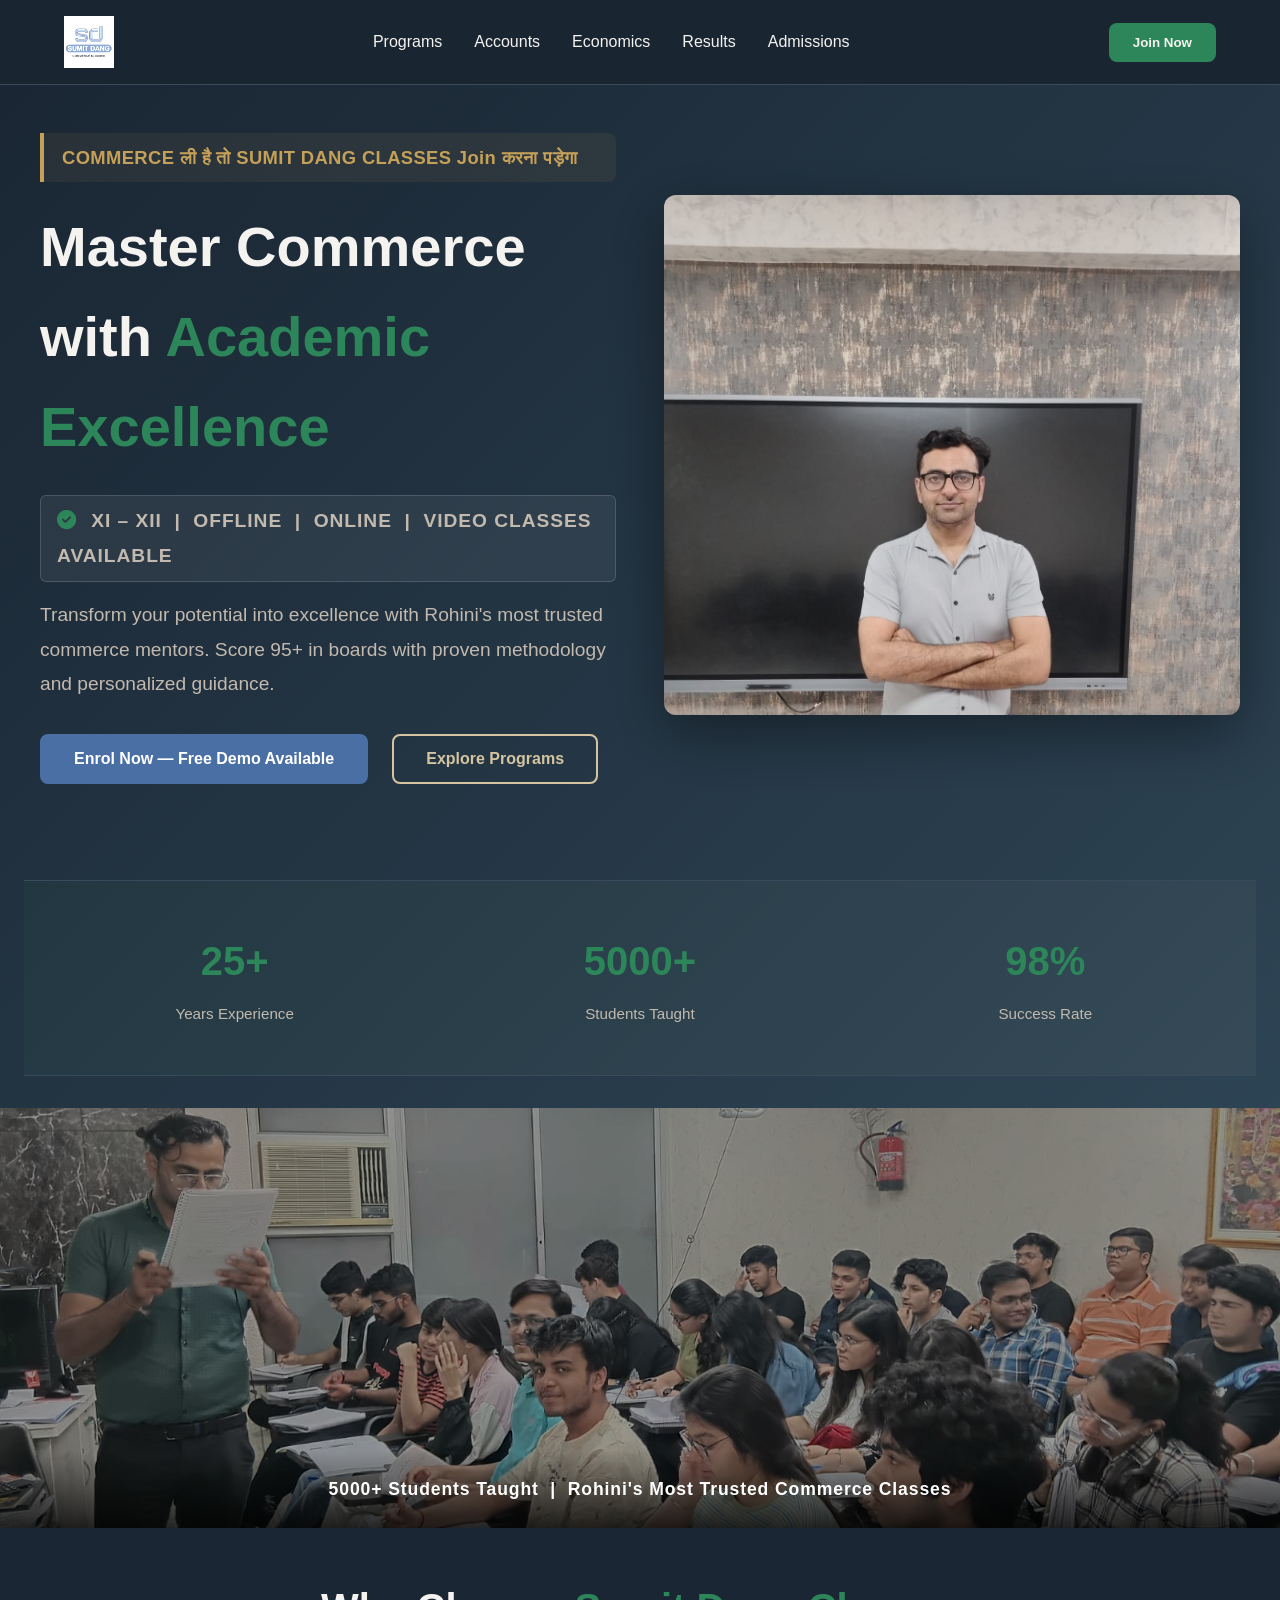
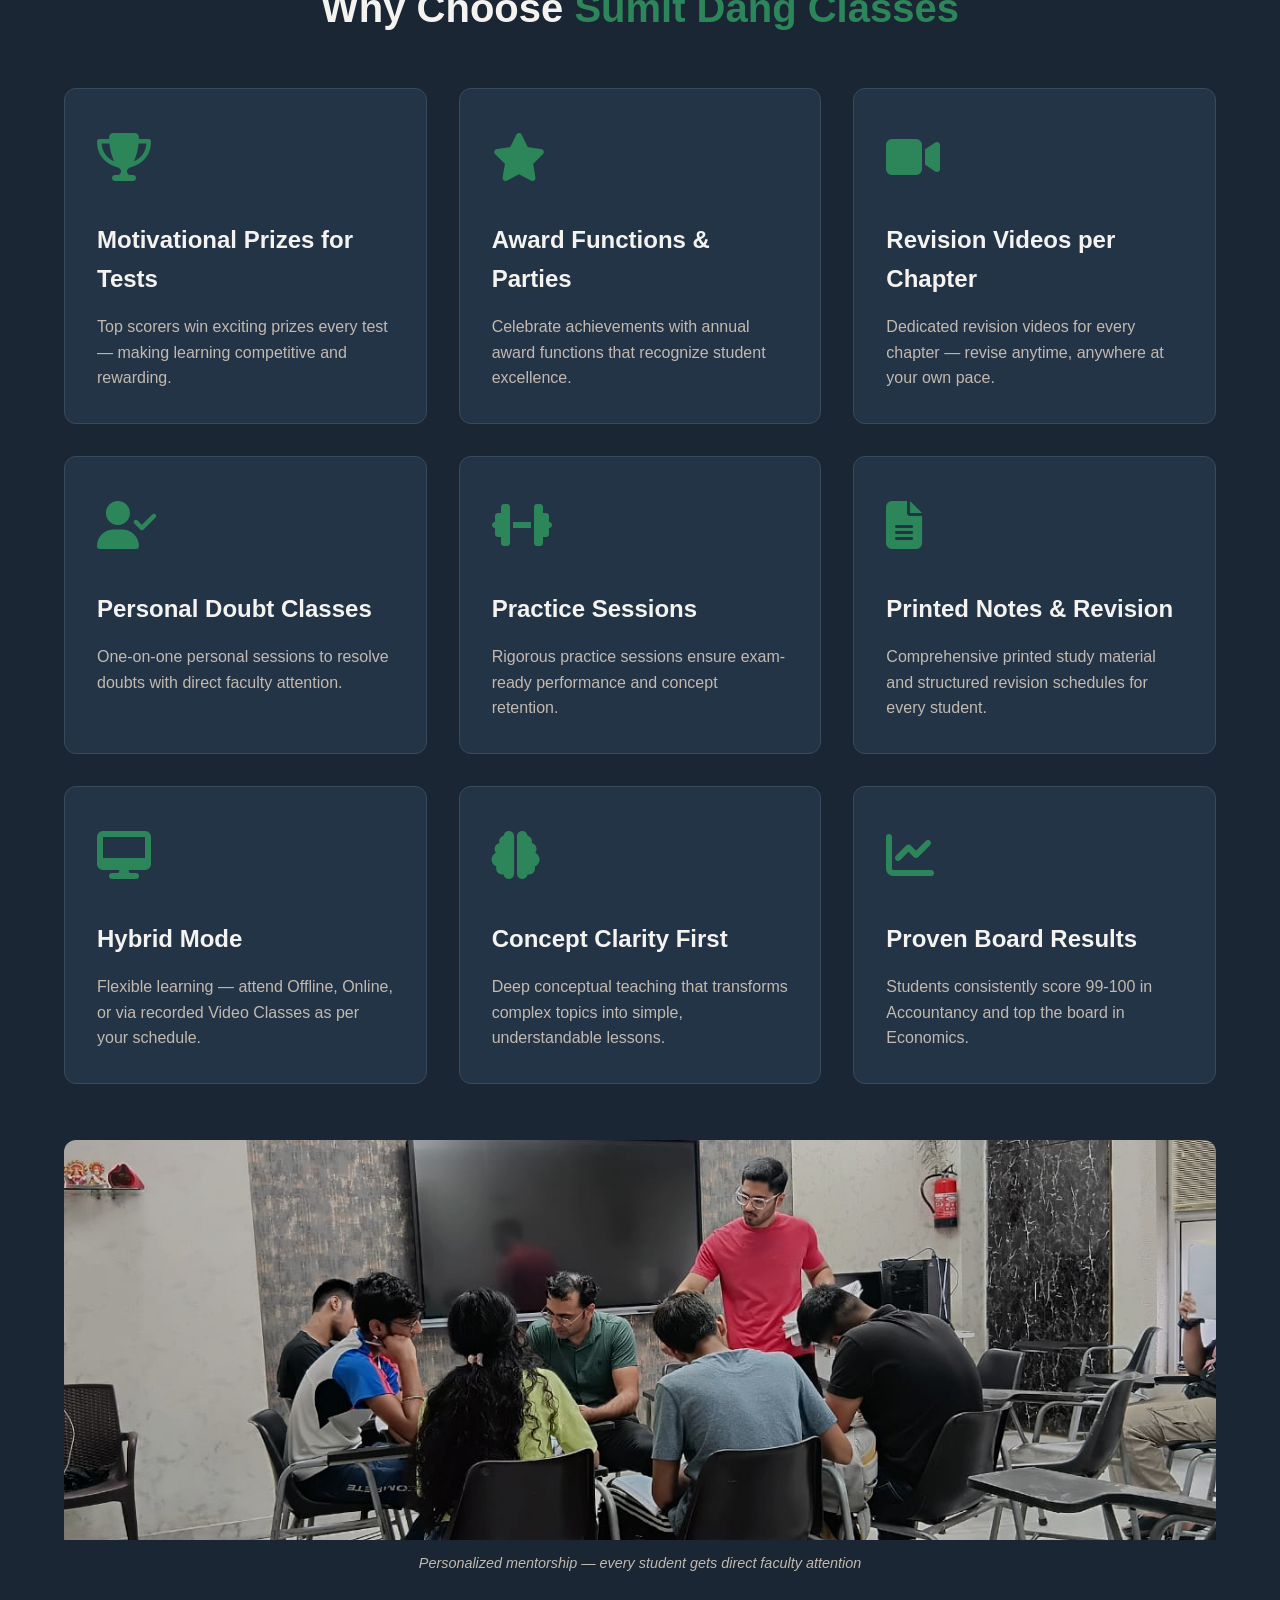
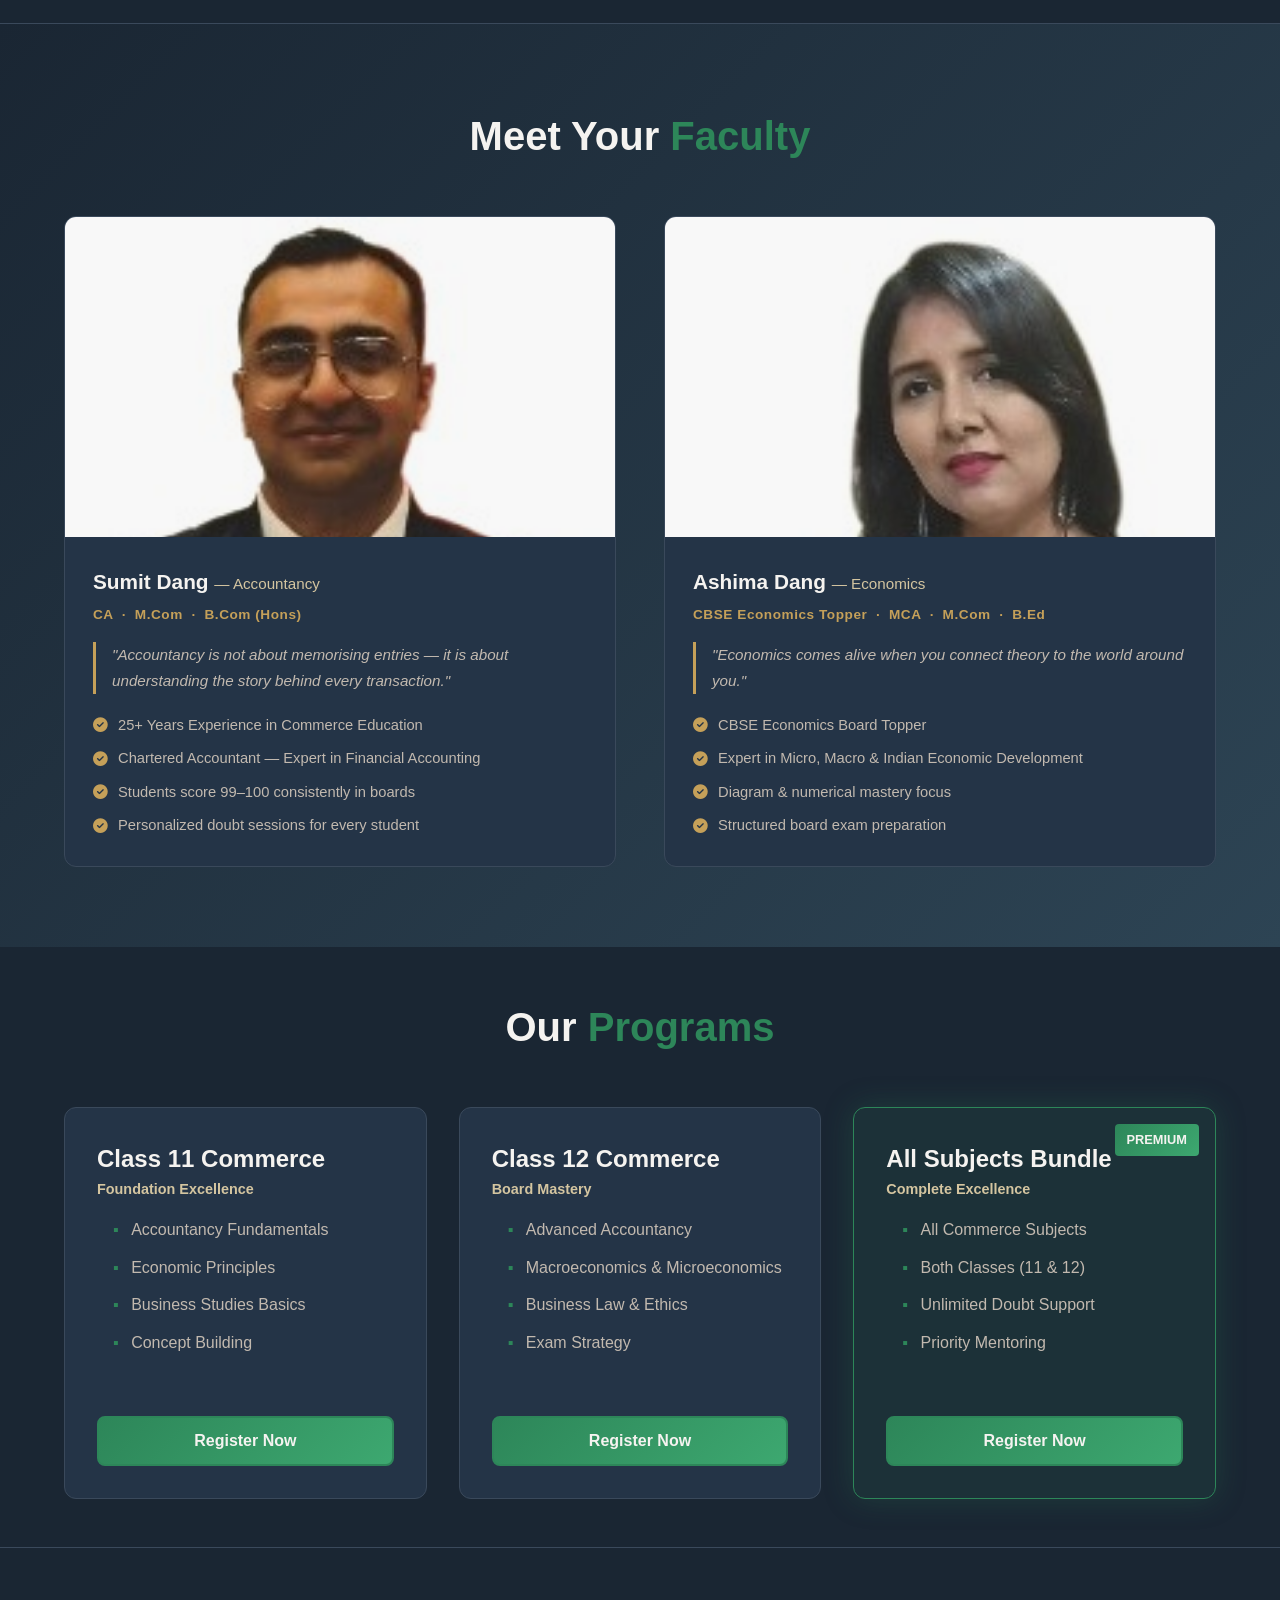
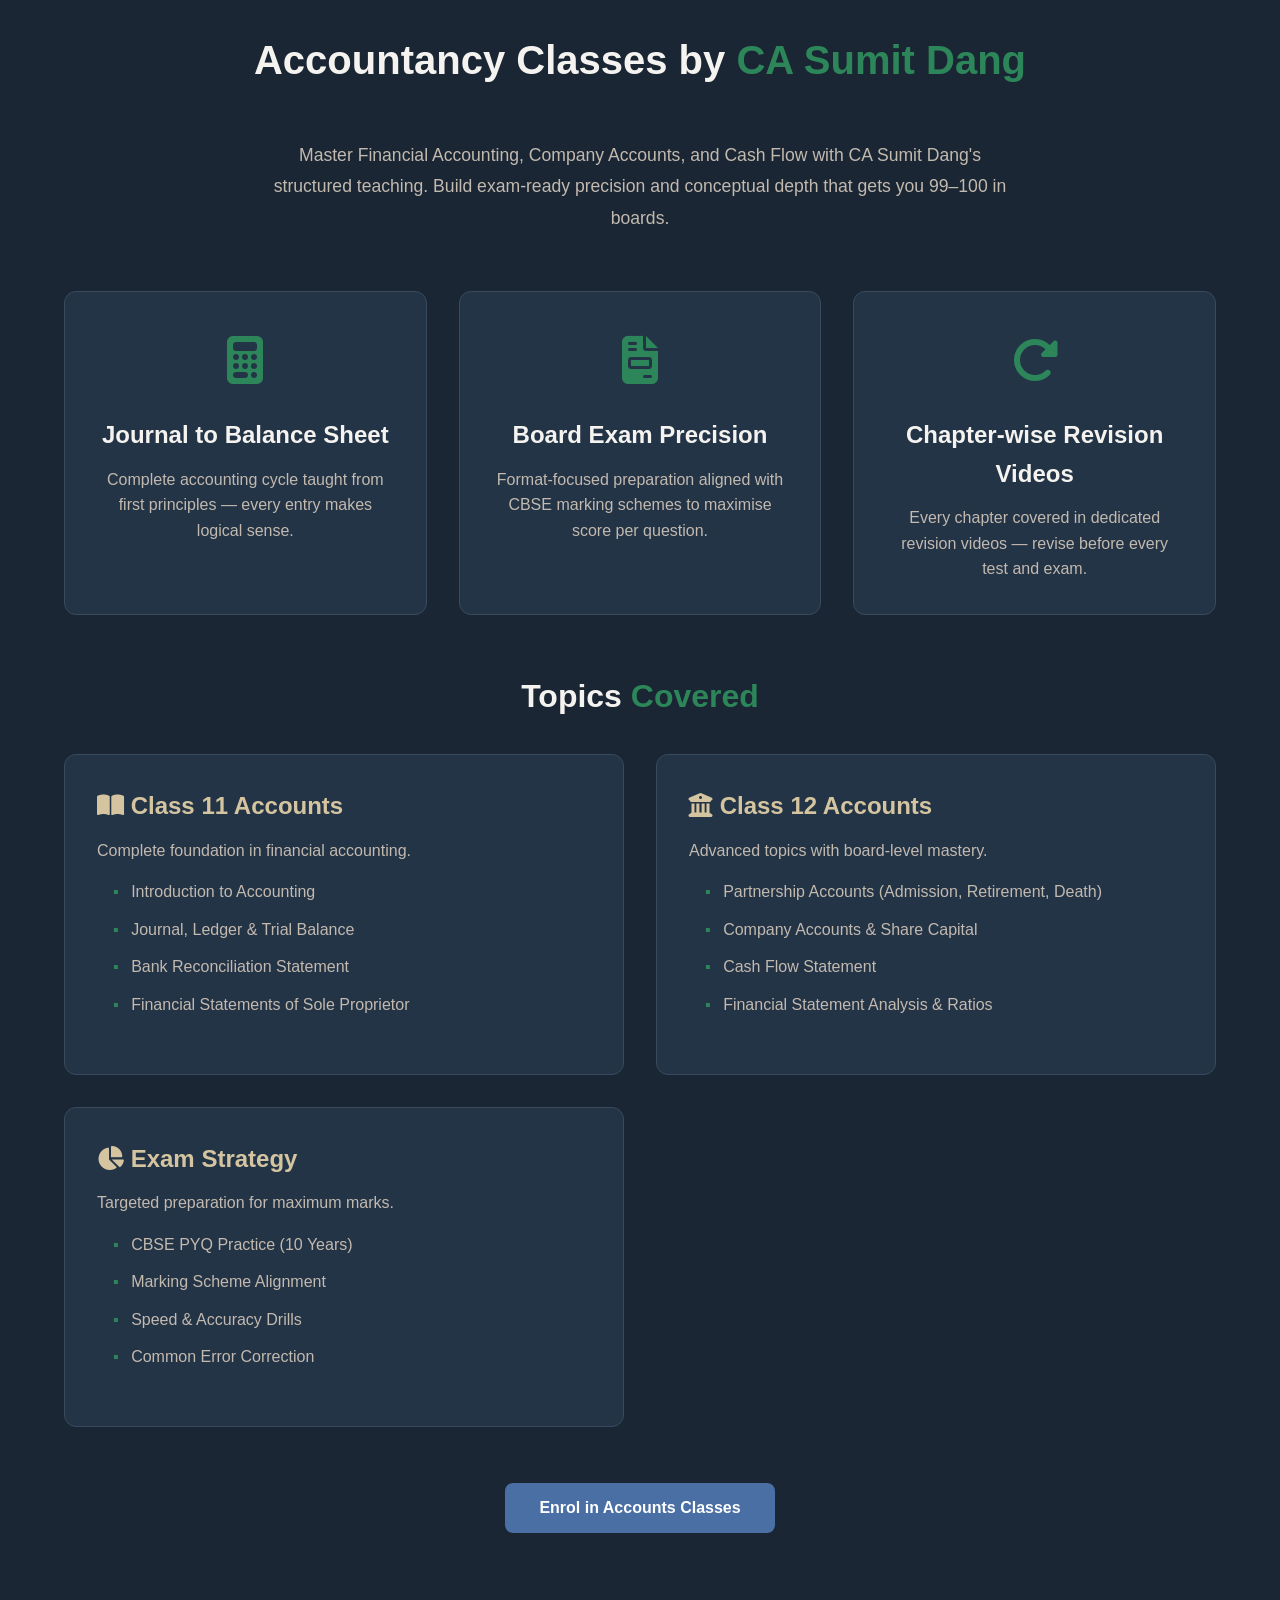
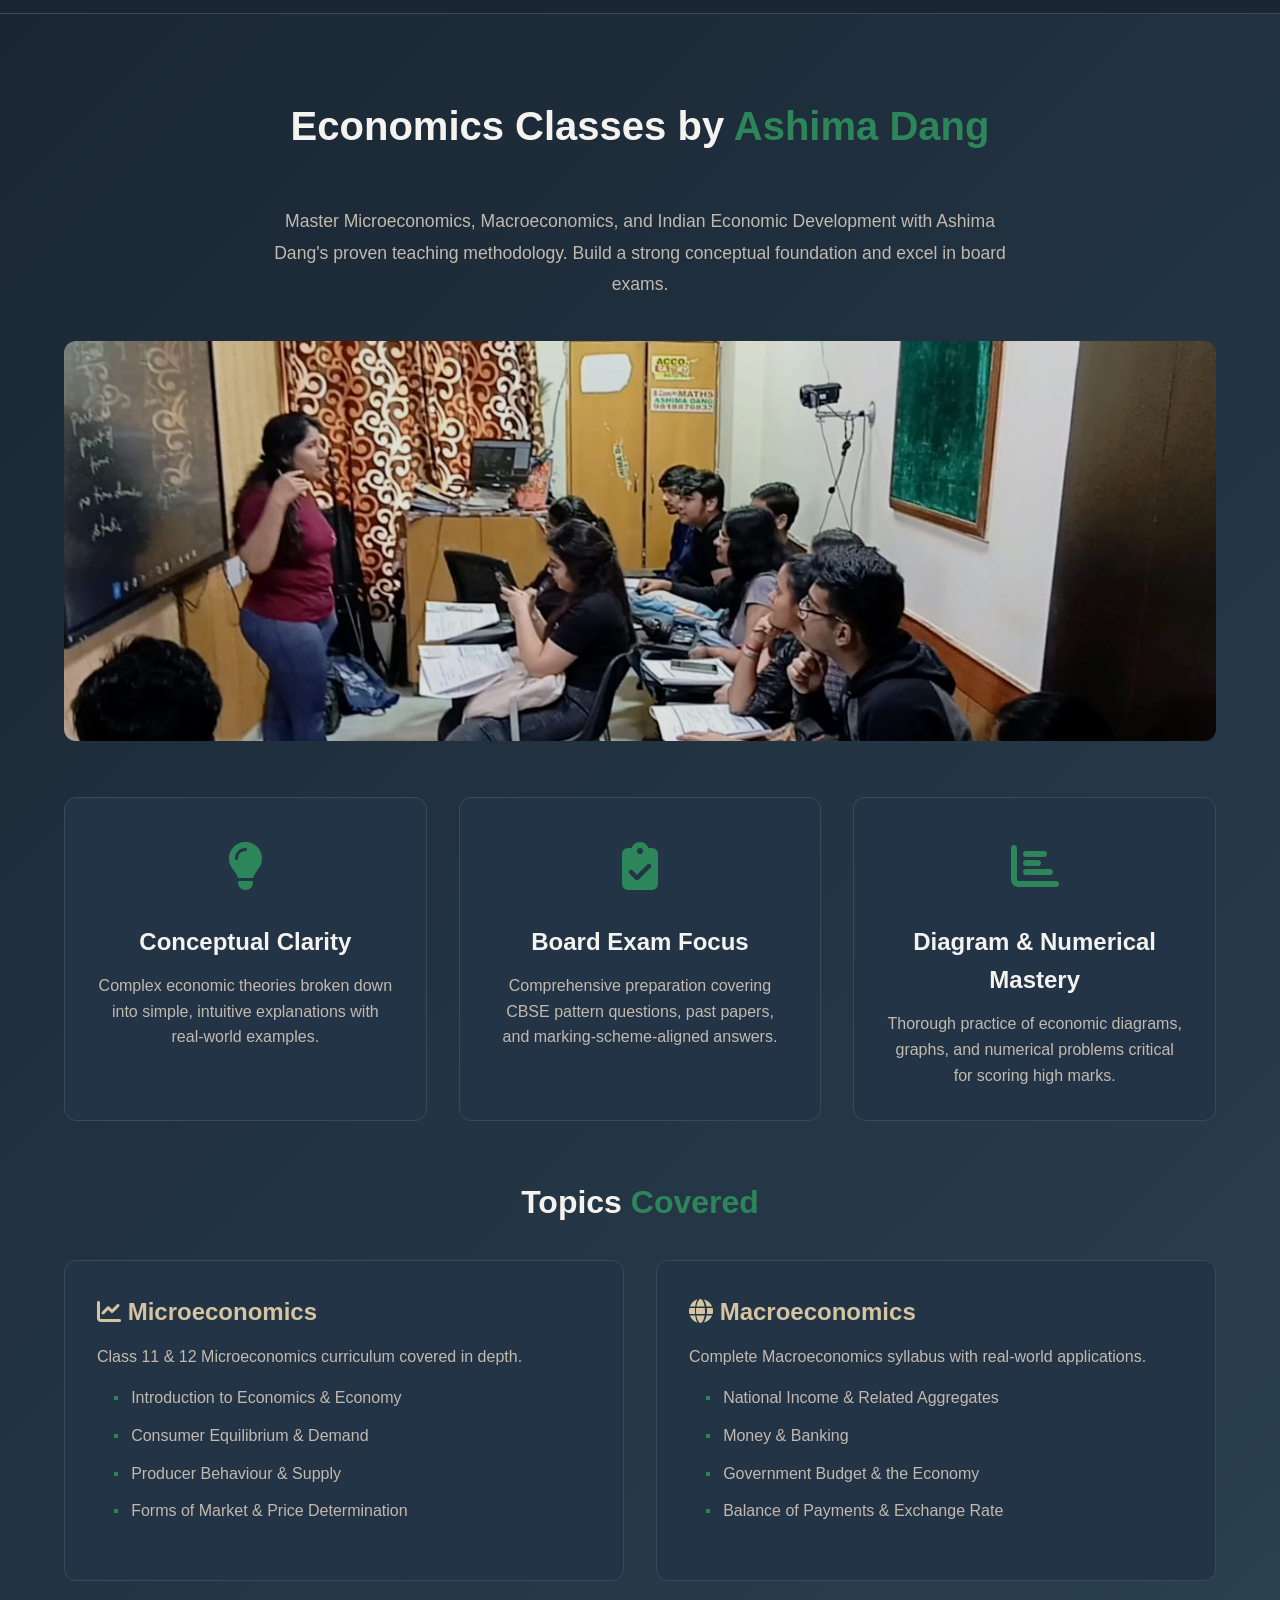
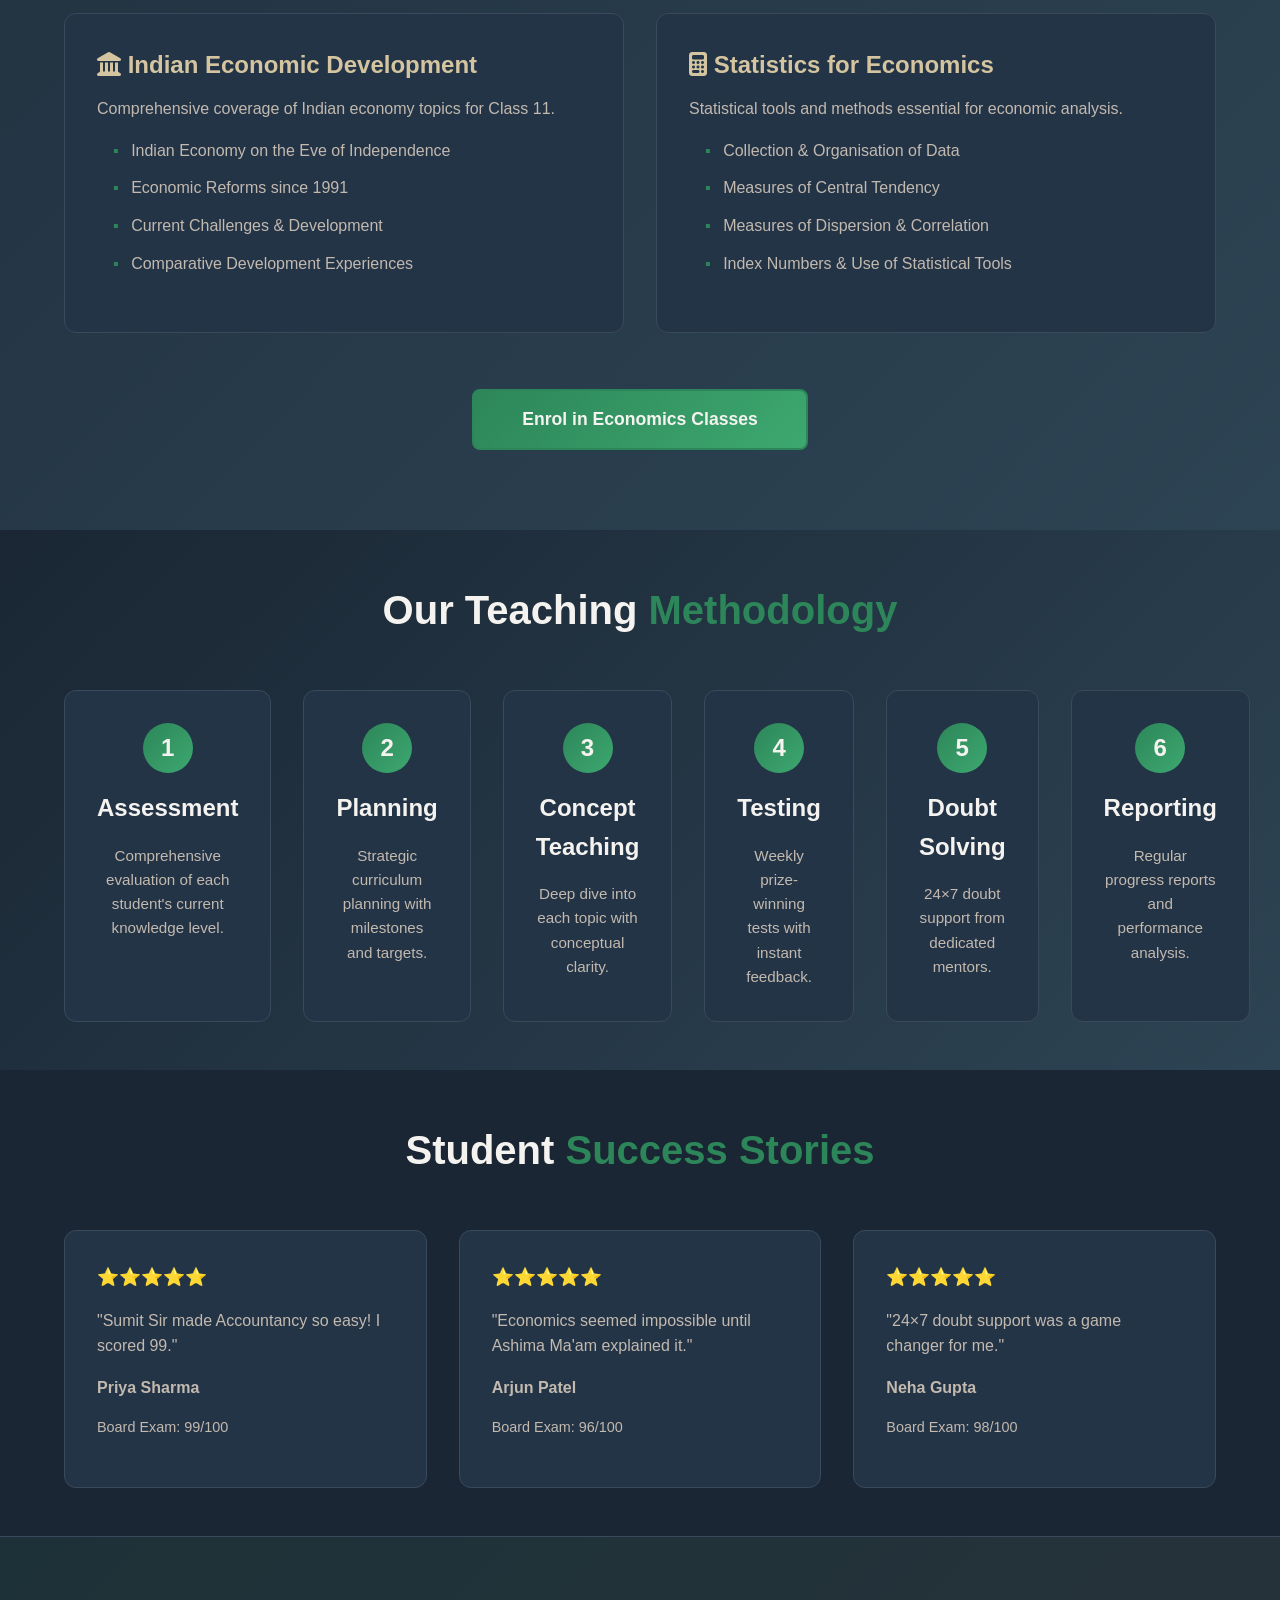
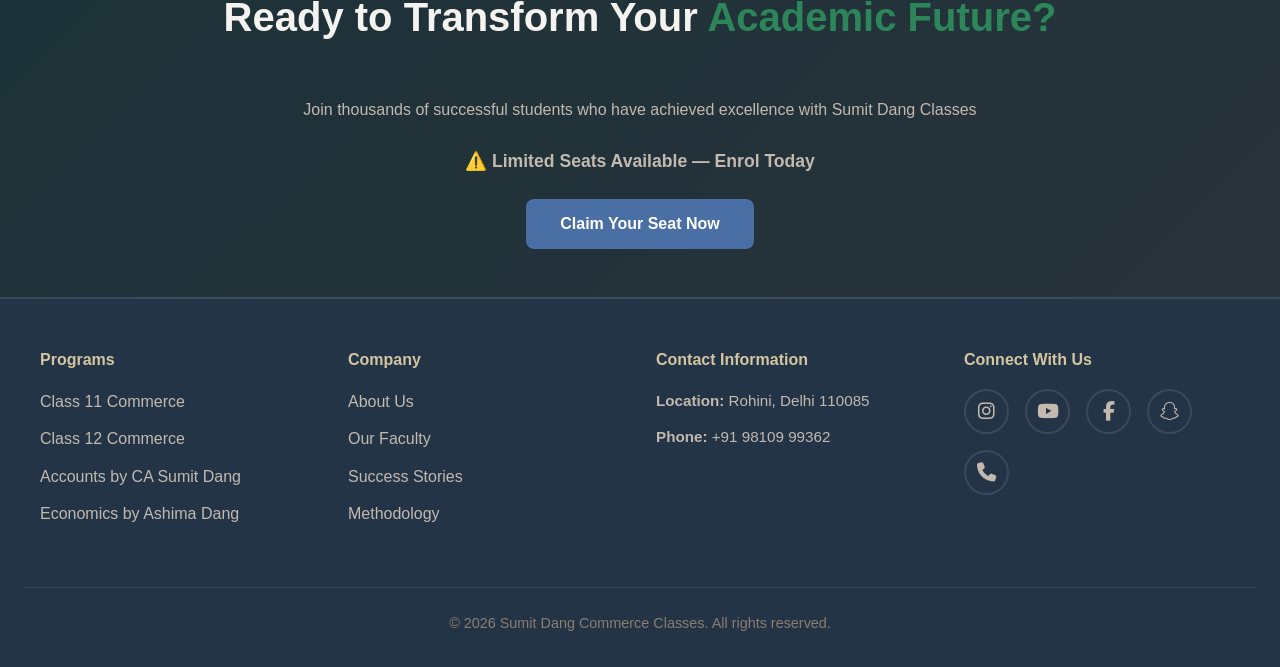
<file: index.html>
<!DOCTYPE html>
<html lang="en">
<head>
    <meta charset="UTF-8">
    <meta name="viewport" content="width=device-width, initial-scale=1.0">
    <title>Sumit Dang Commerce Classes | Best Commerce Coaching in Rohini, Delhi</title>
    <meta name="description" content="Join Sumit Dang Classes — Rohini's most trusted Commerce Coaching for Class 11 & 12. Expert faculty in Accounts & Economics. Offline, Online & Video classes available. Enrol today.">
    <link href="https://cdnjs.cloudflare.com/ajax/libs/font-awesome/6.4.0/css/all.min.css" rel="stylesheet">
    <link rel="stylesheet" href="./styles.css">
</head>
<body>

    <!-- Navigation -->
    <nav class="navbar">
        <div class="nav-container">
            <div class="logo">
                <img src="./logo.jpeg" alt="Sumit Dang Commerce Classes Logo" class="logo-img">
            </div>
            <ul class="nav-links">
                <li><a href="#programs">Programs</a></li>
                <li><a href="#accounts">Accounts</a></li>
                <li><a href="#economics">Economics</a></li>
                <li><a href="#results">Results</a></li>
                <li><a href="#admissions">Admissions</a></li>
            </ul>
            <button class="btn-cta" onclick="document.getElementById('contact').scrollIntoView({behavior:'smooth'})">Join Now</button>
            <div class="hamburger">
                <span></span>
                <span></span>
                <span></span>
            </div>
        </div>
    </nav>

    <!-- Hero Section -->
    <section class="hero">
        <div class="hero-container">
            <div class="hero-content">
                <div class="hindi-tagline">COMMERCE ली है तो SUMIT DANG CLASSES Join करना पड़ेगा</div>
                <h1>Master Commerce with <span class="accent">Academic Excellence</span></h1>
                <p class="hero-offering"><i class="fas fa-circle-check"></i> XI – XII &nbsp;|&nbsp; OFFLINE &nbsp;|&nbsp; ONLINE &nbsp;|&nbsp; VIDEO CLASSES AVAILABLE</p>
                <p>Transform your potential into excellence with Rohini's most trusted commerce mentors. Score 95+ in boards with proven methodology and personalized guidance.</p>
                <div class="hero-buttons">
                    <button class="btn btn-brand" onclick="document.getElementById('contact').scrollIntoView({behavior:'smooth'})">Enrol Now — Free Demo Available</button>
                    <button class="btn btn-secondary" onclick="document.getElementById('programs').scrollIntoView({behavior:'smooth'})">Explore Programs</button>
                </div>
            </div>
            <div class="hero-image">
                <img src="./sumit_portrait.jpeg" alt="Sumit Dang — Accounts Faculty at Sumit Dang Commerce Classes Rohini" class="hero-photo">
            </div>
        </div>
        <div class="trust-ribbon">
            <div class="trust-item">
                <span class="trust-number">25+</span>
                <span class="trust-label">Years Experience</span>
            </div>
            <div class="trust-item">
                <span class="trust-number">5000+</span>
                <span class="trust-label">Students Taught</span>
            </div>
            <div class="trust-item">
                <span class="trust-number">98%</span>
                <span class="trust-label">Success Rate</span>
            </div>
        </div>
    </section>

    <!-- Classroom Photo Banner -->
    <div class="classroom-banner">
        <img src="./classroom_large.jpeg" alt="Commerce coaching classroom at Sumit Dang Classes Rohini Delhi" class="classroom-banner-img">
        <div class="classroom-banner-overlay">
            <span>5000+ Students Taught &nbsp;|&nbsp; Rohini's Most Trusted Commerce Classes</span>
        </div>
    </div>

    <!-- Why Choose Us -->
    <section class="why-choose-us">
        <div class="container">
            <h2 class="section-title">Why Choose <span class="accent">Sumit Dang Classes</span></h2>
            <div class="value-props-grid">
                <div class="value-prop-card">
                    <div class="card-icon"><i class="fas fa-trophy"></i></div>
                    <h3>Motivational Prizes for Tests</h3>
                    <p>Top scorers win exciting prizes every test — making learning competitive and rewarding.</p>
                </div>
                <div class="value-prop-card">
                    <div class="card-icon"><i class="fas fa-star"></i></div>
                    <h3>Award Functions &amp; Parties</h3>
                    <p>Celebrate achievements with annual award functions that recognize student excellence.</p>
                </div>
                <div class="value-prop-card">
                    <div class="card-icon"><i class="fas fa-video"></i></div>
                    <h3>Revision Videos per Chapter</h3>
                    <p>Dedicated revision videos for every chapter — revise anytime, anywhere at your own pace.</p>
                </div>
                <div class="value-prop-card">
                    <div class="card-icon"><i class="fas fa-user-check"></i></div>
                    <h3>Personal Doubt Classes</h3>
                    <p>One-on-one personal sessions to resolve doubts with direct faculty attention.</p>
                </div>
                <div class="value-prop-card">
                    <div class="card-icon"><i class="fas fa-dumbbell"></i></div>
                    <h3>Practice Sessions</h3>
                    <p>Rigorous practice sessions ensure exam-ready performance and concept retention.</p>
                </div>
                <div class="value-prop-card">
                    <div class="card-icon"><i class="fas fa-file-lines"></i></div>
                    <h3>Printed Notes &amp; Revision</h3>
                    <p>Comprehensive printed study material and structured revision schedules for every student.</p>
                </div>
                <div class="value-prop-card">
                    <div class="card-icon"><i class="fas fa-desktop"></i></div>
                    <h3>Hybrid Mode</h3>
                    <p>Flexible learning — attend Offline, Online, or via recorded Video Classes as per your schedule.</p>
                </div>
                <div class="value-prop-card">
                    <div class="card-icon"><i class="fas fa-brain"></i></div>
                    <h3>Concept Clarity First</h3>
                    <p>Deep conceptual teaching that transforms complex topics into simple, understandable lessons.</p>
                </div>
                <div class="value-prop-card">
                    <div class="card-icon"><i class="fas fa-chart-line"></i></div>
                    <h3>Proven Board Results</h3>
                    <p>Students consistently score 99-100 in Accountancy and top the board in Economics.</p>
                </div>
            </div>
            <div class="study-circle-wrap">
                <img src="./study_circle.jpeg" alt="Personalized doubt session at Sumit Dang Commerce Classes Rohini" class="study-circle-img">
                <div class="study-circle-caption">Personalized mentorship — every student gets direct faculty attention</div>
            </div>
        </div>
    </section>

    <!-- Faculty Section -->
    <section class="faculty-section">
        <div class="container">
            <h2 class="section-title">Meet Your <span class="accent">Faculty</span></h2>
            <div class="faculty-cards-grid">
                <div class="faculty-individual-card">
                    <img src="./sumit_faculty.jpeg" alt="Sumit Dang — Accountancy Faculty at Sumit Dang Commerce Classes Rohini" class="faculty-individual-photo">
                    <div class="faculty-individual-bio">
                        <h3 class="faculty-name">Sumit Dang <span class="faculty-subject">— Accountancy</span></h3>
                        <p class="faculty-credentials-line">CA &nbsp;·&nbsp; M.Com &nbsp;·&nbsp; B.Com (Hons)</p>
                        <p class="faculty-quote">"Accountancy is not about memorising entries — it is about understanding the story behind every transaction."</p>
                        <ul class="mentor-credentials">
                            <li><i class="fas fa-check-circle"></i> 25+ Years Experience in Commerce Education</li>
                            <li><i class="fas fa-check-circle"></i> Chartered Accountant — Expert in Financial Accounting</li>
                            <li><i class="fas fa-check-circle"></i> Students score 99–100 consistently in boards</li>
                            <li><i class="fas fa-check-circle"></i> Personalized doubt sessions for every student</li>
                        </ul>
                    </div>
                </div>
                <div class="faculty-individual-card">
                    <img src="./ashima_faculty.jpeg" alt="Ashima Dang — Economics Faculty at Sumit Dang Commerce Classes Rohini" class="faculty-individual-photo">
                    <div class="faculty-individual-bio">
                        <h3 class="faculty-name">Ashima Dang <span class="faculty-subject">— Economics</span></h3>
                        <p class="faculty-credentials-line">CBSE Economics Topper &nbsp;·&nbsp; MCA &nbsp;·&nbsp; M.Com &nbsp;·&nbsp; B.Ed</p>
                        <p class="faculty-quote">"Economics comes alive when you connect theory to the world around you."</p>
                        <ul class="mentor-credentials">
                            <li><i class="fas fa-check-circle"></i> CBSE Economics Board Topper</li>
                            <li><i class="fas fa-check-circle"></i> Expert in Micro, Macro &amp; Indian Economic Development</li>
                            <li><i class="fas fa-check-circle"></i> Diagram &amp; numerical mastery focus</li>
                            <li><i class="fas fa-check-circle"></i> Structured board exam preparation</li>
                        </ul>
                    </div>
                </div>
            </div>
        </div>
    </section>

    <!-- Programs -->
    <section id="programs" class="programs-section">
        <div class="container">
            <h2 class="section-title">Our <span class="accent">Programs</span></h2>
            <div class="programs-grid">
                <div class="program-card">
                    <h3>Class 11 Commerce</h3>
                    <p class="program-subtitle">Foundation Excellence</p>
                    <ul class="subject-list">
                        <li>Accountancy Fundamentals</li>
                        <li>Economic Principles</li>
                        <li>Business Studies Basics</li>
                        <li>Concept Building</li>
                    </ul>
                    <button class="btn btn-primary btn-register" onclick="document.getElementById('contact').scrollIntoView({behavior:'smooth'})">Register Now</button>
                </div>
                <div class="program-card">
                    <h3>Class 12 Commerce</h3>
                    <p class="program-subtitle">Board Mastery</p>
                    <ul class="subject-list">
                        <li>Advanced Accountancy</li>
                        <li>Macroeconomics &amp; Microeconomics</li>
                        <li>Business Law &amp; Ethics</li>
                        <li>Exam Strategy</li>
                    </ul>
                    <button class="btn btn-primary btn-register" onclick="document.getElementById('contact').scrollIntoView({behavior:'smooth'})">Register Now</button>
                </div>
                <div class="program-card featured">
                    <span class="featured-badge">PREMIUM</span>
                    <h3>All Subjects Bundle</h3>
                    <p class="program-subtitle">Complete Excellence</p>
                    <ul class="subject-list">
                        <li>All Commerce Subjects</li>
                        <li>Both Classes (11 &amp; 12)</li>
                        <li>Unlimited Doubt Support</li>
                        <li>Priority Mentoring</li>
                    </ul>
                    <button class="btn btn-primary btn-register" onclick="document.getElementById('contact').scrollIntoView({behavior:'smooth'})">Register Now</button>
                </div>
            </div>
        </div>
    </section>

    <!-- Accounts Section -->
    <section id="accounts" class="accounts-section">
        <div class="container">
            <h2 class="section-title">Accountancy Classes by <span class="accent">CA Sumit Dang</span></h2>
            <p class="accounts-intro">Master Financial Accounting, Company Accounts, and Cash Flow with CA Sumit Dang's structured teaching. Build exam-ready precision and conceptual depth that gets you 99–100 in boards.</p>
            <div class="accounts-highlights-grid">
                <div class="highlight-card">
                    <div class="card-icon"><i class="fas fa-calculator"></i></div>
                    <h3>Journal to Balance Sheet</h3>
                    <p>Complete accounting cycle taught from first principles — every entry makes logical sense.</p>
                </div>
                <div class="highlight-card">
                    <div class="card-icon"><i class="fas fa-file-invoice"></i></div>
                    <h3>Board Exam Precision</h3>
                    <p>Format-focused preparation aligned with CBSE marking schemes to maximise score per question.</p>
                </div>
                <div class="highlight-card">
                    <div class="card-icon"><i class="fas fa-rotate-right"></i></div>
                    <h3>Chapter-wise Revision Videos</h3>
                    <p>Every chapter covered in dedicated revision videos — revise before every test and exam.</p>
                </div>
            </div>
            <h3 class="accounts-sub-title">Topics <span class="accent">Covered</span></h3>
            <div class="accounts-topics-grid">
                <div class="topic-card">
                    <h3><i class="fas fa-book-open"></i> Class 11 Accounts</h3>
                    <p>Complete foundation in financial accounting.</p>
                    <ul class="subject-list">
                        <li>Introduction to Accounting</li>
                        <li>Journal, Ledger &amp; Trial Balance</li>
                        <li>Bank Reconciliation Statement</li>
                        <li>Financial Statements of Sole Proprietor</li>
                    </ul>
                </div>
                <div class="topic-card">
                    <h3><i class="fas fa-building-columns"></i> Class 12 Accounts</h3>
                    <p>Advanced topics with board-level mastery.</p>
                    <ul class="subject-list">
                        <li>Partnership Accounts (Admission, Retirement, Death)</li>
                        <li>Company Accounts &amp; Share Capital</li>
                        <li>Cash Flow Statement</li>
                        <li>Financial Statement Analysis &amp; Ratios</li>
                    </ul>
                </div>
                <div class="topic-card">
                    <h3><i class="fas fa-chart-pie"></i> Exam Strategy</h3>
                    <p>Targeted preparation for maximum marks.</p>
                    <ul class="subject-list">
                        <li>CBSE PYQ Practice (10 Years)</li>
                        <li>Marking Scheme Alignment</li>
                        <li>Speed &amp; Accuracy Drills</li>
                        <li>Common Error Correction</li>
                    </ul>
                </div>
            </div>
            <div class="accounts-cta">
                <button class="btn btn-brand btn-large" onclick="document.getElementById('contact').scrollIntoView({behavior:'smooth'})">Enrol in Accounts Classes</button>
            </div>
        </div>
    </section>

    <!-- Economics Section -->
    <section id="economics" class="economics-section">
        <div class="container">
            <h2 class="section-title">Economics Classes by <span class="accent">Ashima Dang</span></h2>
            <p class="economics-intro">Master Microeconomics, Macroeconomics, and Indian Economic Development with Ashima Dang's proven teaching methodology. Build a strong conceptual foundation and excel in board exams.</p>
            <div class="economics-photo-wrap">
                <img src="./ashima_teaching.jpeg" alt="Ashima Dang teaching Economics at Sumit Dang Commerce Classes Rohini" class="economics-photo">
            </div>
            <div class="economics-highlights-grid">
                <div class="highlight-card">
                    <div class="card-icon"><i class="fas fa-lightbulb"></i></div>
                    <h3>Conceptual Clarity</h3>
                    <p>Complex economic theories broken down into simple, intuitive explanations with real-world examples.</p>
                </div>
                <div class="highlight-card">
                    <div class="card-icon"><i class="fas fa-clipboard-check"></i></div>
                    <h3>Board Exam Focus</h3>
                    <p>Comprehensive preparation covering CBSE pattern questions, past papers, and marking-scheme-aligned answers.</p>
                </div>
                <div class="highlight-card">
                    <div class="card-icon"><i class="fas fa-chart-bar"></i></div>
                    <h3>Diagram &amp; Numerical Mastery</h3>
                    <p>Thorough practice of economic diagrams, graphs, and numerical problems critical for scoring high marks.</p>
                </div>
            </div>
            <h3 class="economics-sub-title">Topics <span class="accent">Covered</span></h3>
            <div class="economics-topics-grid">
                <div class="topic-card">
                    <h3><i class="fas fa-chart-line"></i> Microeconomics</h3>
                    <p>Class 11 &amp; 12 Microeconomics curriculum covered in depth.</p>
                    <ul class="subject-list">
                        <li>Introduction to Economics &amp; Economy</li>
                        <li>Consumer Equilibrium &amp; Demand</li>
                        <li>Producer Behaviour &amp; Supply</li>
                        <li>Forms of Market &amp; Price Determination</li>
                    </ul>
                </div>
                <div class="topic-card">
                    <h3><i class="fas fa-globe"></i> Macroeconomics</h3>
                    <p>Complete Macroeconomics syllabus with real-world applications.</p>
                    <ul class="subject-list">
                        <li>National Income &amp; Related Aggregates</li>
                        <li>Money &amp; Banking</li>
                        <li>Government Budget &amp; the Economy</li>
                        <li>Balance of Payments &amp; Exchange Rate</li>
                    </ul>
                </div>
                <div class="topic-card">
                    <h3><i class="fas fa-landmark"></i> Indian Economic Development</h3>
                    <p>Comprehensive coverage of Indian economy topics for Class 11.</p>
                    <ul class="subject-list">
                        <li>Indian Economy on the Eve of Independence</li>
                        <li>Economic Reforms since 1991</li>
                        <li>Current Challenges &amp; Development</li>
                        <li>Comparative Development Experiences</li>
                    </ul>
                </div>
                <div class="topic-card">
                    <h3><i class="fas fa-calculator"></i> Statistics for Economics</h3>
                    <p>Statistical tools and methods essential for economic analysis.</p>
                    <ul class="subject-list">
                        <li>Collection &amp; Organisation of Data</li>
                        <li>Measures of Central Tendency</li>
                        <li>Measures of Dispersion &amp; Correlation</li>
                        <li>Index Numbers &amp; Use of Statistical Tools</li>
                    </ul>
                </div>
            </div>
            <div class="economics-cta">
                <button class="btn btn-primary btn-large" onclick="document.getElementById('contact').scrollIntoView({behavior:'smooth'})">Enrol in Economics Classes</button>
            </div>
        </div>
    </section>

    <!-- Methodology -->
    <section class="methodology-section">
        <div class="container">
            <h2 class="section-title">Our Teaching <span class="accent">Methodology</span></h2>
            <div class="methodology-grid">
                <div class="methodology-card">
                    <div class="method-number">1</div>
                    <h3>Assessment</h3>
                    <p>Comprehensive evaluation of each student's current knowledge level.</p>
                </div>
                <div class="methodology-card">
                    <div class="method-number">2</div>
                    <h3>Planning</h3>
                    <p>Strategic curriculum planning with milestones and targets.</p>
                </div>
                <div class="methodology-card">
                    <div class="method-number">3</div>
                    <h3>Concept Teaching</h3>
                    <p>Deep dive into each topic with conceptual clarity.</p>
                </div>
                <div class="methodology-card">
                    <div class="method-number">4</div>
                    <h3>Testing</h3>
                    <p>Weekly prize-winning tests with instant feedback.</p>
                </div>
                <div class="methodology-card">
                    <div class="method-number">5</div>
                    <h3>Doubt Solving</h3>
                    <p>24×7 doubt support from dedicated mentors.</p>
                </div>
                <div class="methodology-card">
                    <div class="method-number">6</div>
                    <h3>Reporting</h3>
                    <p>Regular progress reports and performance analysis.</p>
                </div>
            </div>
        </div>
    </section>

    <!-- Results -->
    <section id="results" class="results-section">
        <div class="container">
            <h2 class="section-title">Student <span class="accent">Success Stories</span></h2>
            <div class="testimonials-grid">
                <div class="testimonial-card">
                    <div class="stars">⭐⭐⭐⭐⭐</div>
                    <p>"Sumit Sir made Accountancy so easy! I scored 99."</p>
                    <p class="student-name">Priya Sharma</p>
                    <p class="student-score">Board Exam: 99/100</p>
                </div>
                <div class="testimonial-card">
                    <div class="stars">⭐⭐⭐⭐⭐</div>
                    <p>"Economics seemed impossible until Ashima Ma'am explained it."</p>
                    <p class="student-name">Arjun Patel</p>
                    <p class="student-score">Board Exam: 96/100</p>
                </div>
                <div class="testimonial-card">
                    <div class="stars">⭐⭐⭐⭐⭐</div>
                    <p>"24×7 doubt support was a game changer for me."</p>
                    <p class="student-name">Neha Gupta</p>
                    <p class="student-score">Board Exam: 98/100</p>
                </div>
            </div>
        </div>
    </section>

    <!-- Admissions -->
    <section id="admissions" class="admissions-section">
        <div class="container">
            <h2 class="section-title">Ready to Transform Your <span class="accent">Academic Future?</span></h2>
            <p>Join thousands of successful students who have achieved excellence with Sumit Dang Classes</p>
            <p class="admissions-highlight">⚠️ Limited Seats Available — Enrol Today</p>
            <button class="btn btn-brand btn-large" onclick="document.getElementById('contact').scrollIntoView({behavior:'smooth'})">Claim Your Seat Now</button>
        </div>
    </section>

    <!-- Footer & Contact -->
    <footer id="contact" class="footer">
        <div class="footer-container">
            <div class="footer-column">
                <h4>Programs</h4>
                <ul>
                    <li><a href="#programs">Class 11 Commerce</a></li>
                    <li><a href="#programs">Class 12 Commerce</a></li>
                    <li><a href="#accounts">Accounts by CA Sumit Dang</a></li>
                    <li><a href="#economics">Economics by Ashima Dang</a></li>
                </ul>
            </div>
            <div class="footer-column">
                <h4>Company</h4>
                <ul>
                    <li><a href="#">About Us</a></li>
                    <li><a href="#">Our Faculty</a></li>
                    <li><a href="#results">Success Stories</a></li>
                    <li><a href="#">Methodology</a></li>
                </ul>
            </div>
            <div class="footer-column">
                <h4>Contact Information</h4>
                <p><strong>Location:</strong> Rohini, Delhi 110085</p>
                <p><strong>Phone:</strong> <a href="tel:+981099932">+91 98109 99362</a></p>
            </div>
            <div class="footer-column">
                <h4>Connect With Us</h4>
                <div class="social-links">
                    <a href="https://www.instagram.com/sumit_dangclasses" target="_blank" class="social-icon" title="Instagram">
                        <i class="fab fa-instagram"></i>
                    </a>
                    <a href="https://www.youtube.com/@sumitdangcommerceclasses5902" target="_blank" class="social-icon" title="YouTube">
                        <i class="fab fa-youtube"></i>
                    </a>
                    <a href="https://www.facebook.com/p/SUMIT-DANG-Classes-100057725730186/" target="_blank" class="social-icon" title="Facebook">
                        <i class="fab fa-facebook-f"></i>
                    </a>
                    <a href="https://www.snapchat.com/@sumitdang205938" target="_blank" class="social-icon" title="Snapchat">
                        <i class="fab fa-snapchat"></i>
                    </a>
                    <a href="tel:+919810999362" class="social-icon" title="Call Us">
                        <i class="fas fa-phone"></i>
                    </a>
                </div>
            </div>
        </div>
        <div class="footer-bottom">
            <p>&copy; 2026 Sumit Dang Commerce Classes. All rights reserved.</p>
        </div>
    </footer>

    <script src="./script.js"></script>
</body>
</html>
</file>
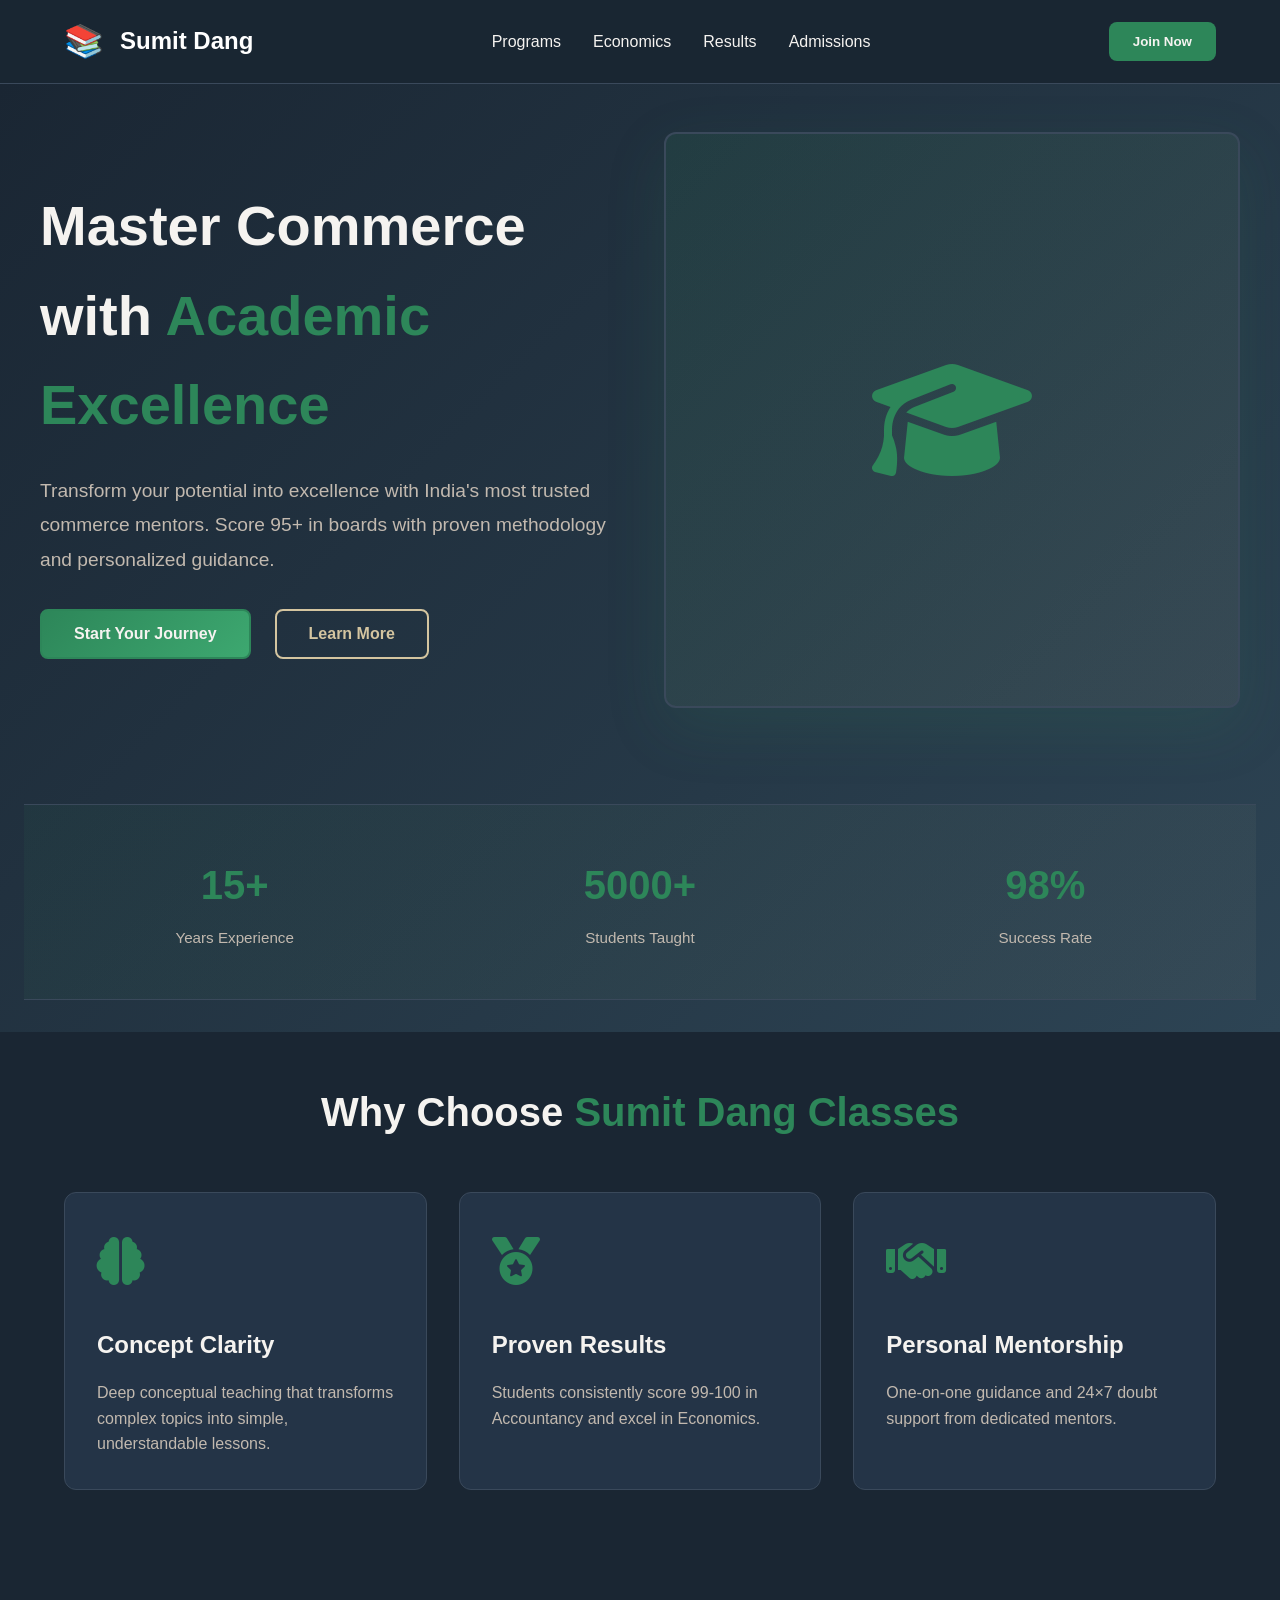
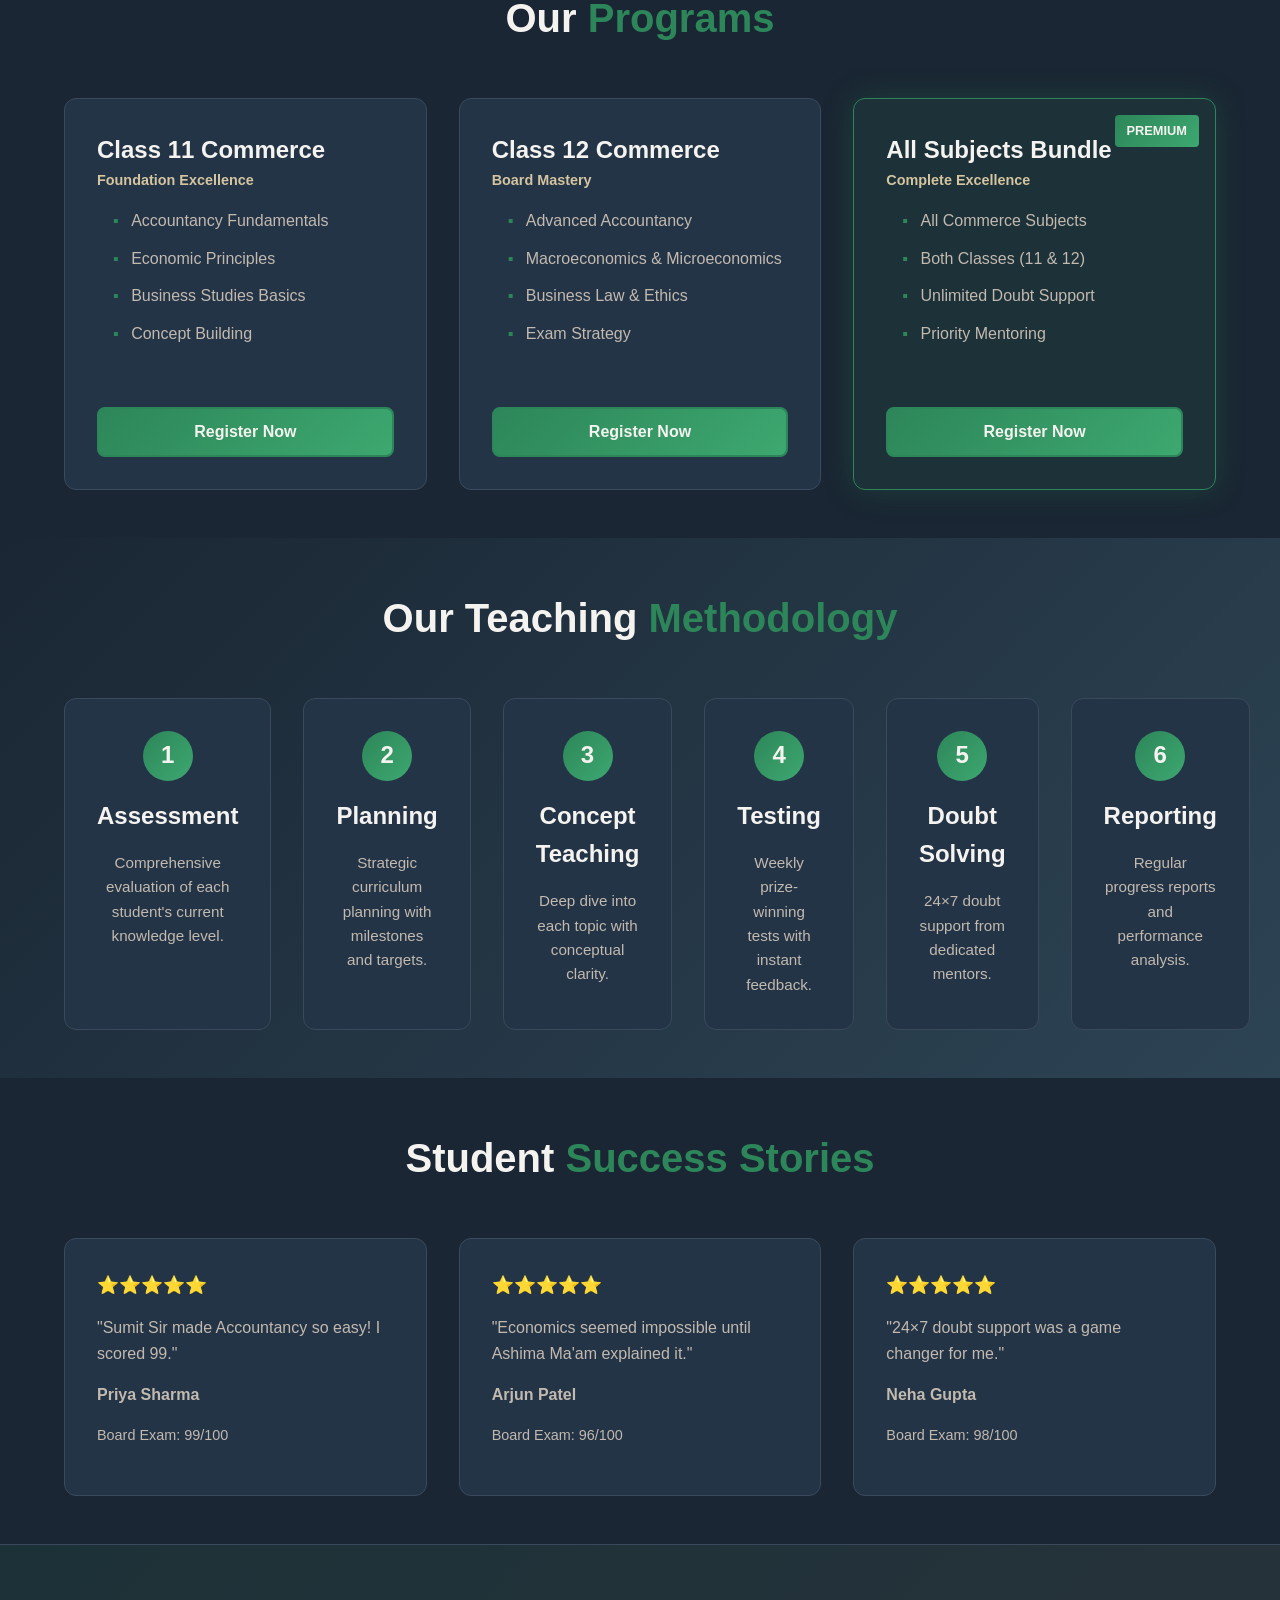
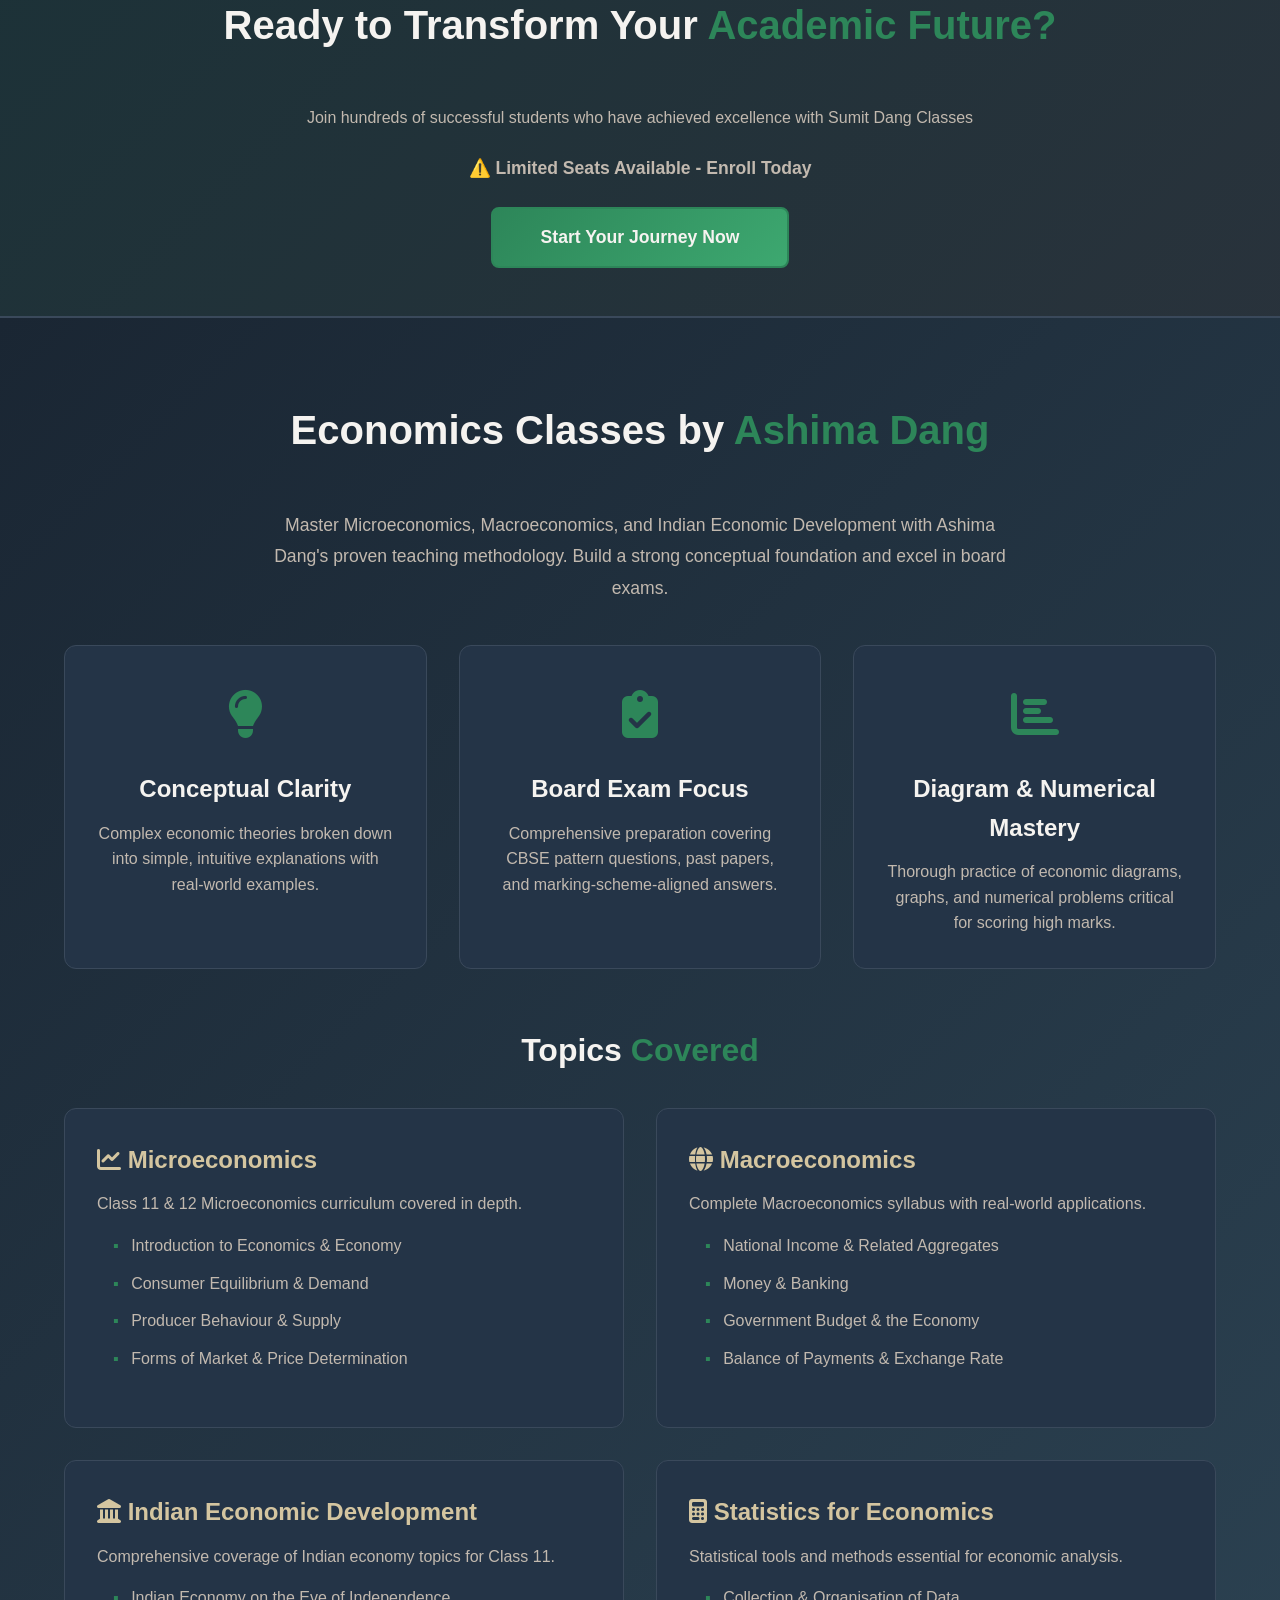
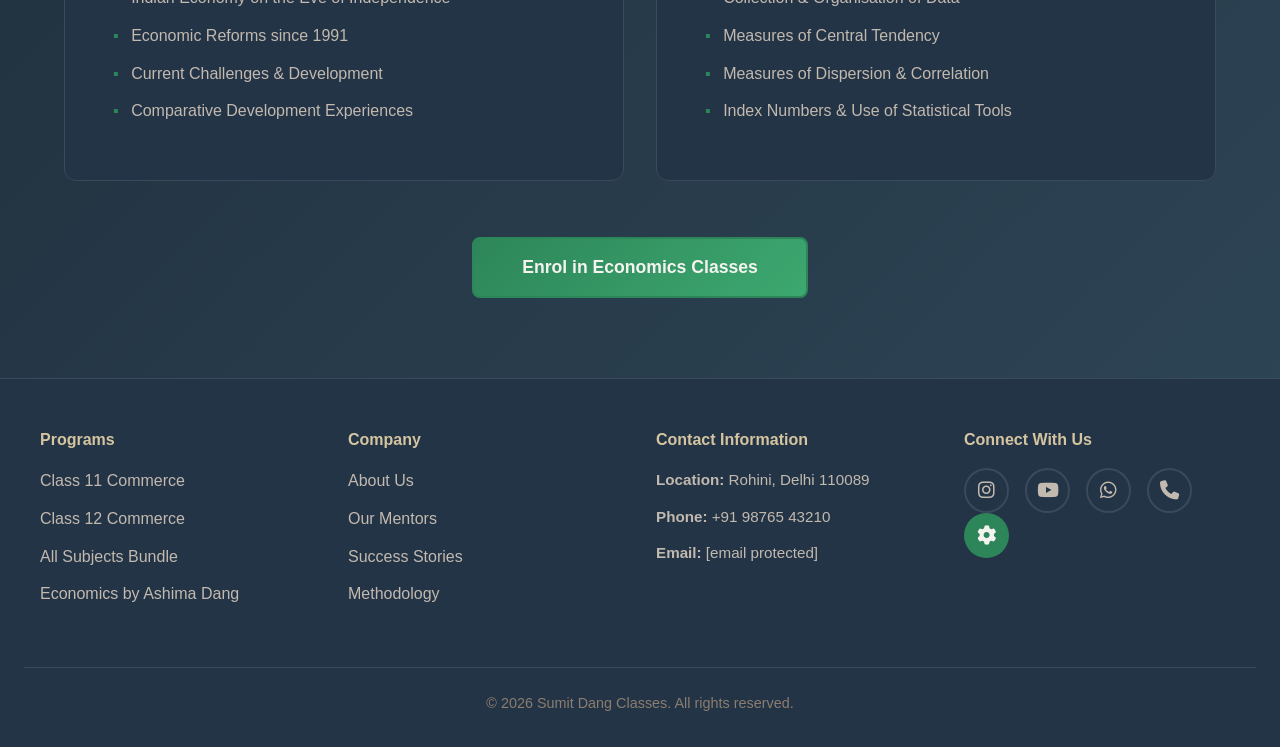
<file: index (1).html>
<!DOCTYPE html>
<html lang="en">
<head>
    <meta charset="UTF-8">
    <meta name="viewport" content="width=device-width, initial-scale=1.0">
    <title>Sumit Dang Classes</title>
    <link href="https://cdnjs.cloudflare.com/ajax/libs/font-awesome/6.4.0/css/all.min.css" rel="stylesheet">
    <link rel="stylesheet" href="./styles.css">
</head>
<body>
    <!-- Navigation -->
    <nav class="navbar">
        <div class="nav-container">
            <div class="logo">
                <span class="logo-icon">📚</span>
                <span class="logo-text logo-text-white">Sumit Dang</span>
            </div>
            <ul class="nav-links">
                <li><a href="#programs">Programs</a></li>
                <li><a href="#economics">Economics</a></li>
                <li><a href="#results">Results</a></li>
                <li><a href="#admissions">Admissions</a></li>
            </ul>
            <button class="btn-cta" onclick="document.getElementById('contact').scrollIntoView({behavior:'smooth'})">Join Now</button>
            <div class="hamburger">
                <span></span>
                <span></span>
                <span></span>
            </div>
        </div>
    </nav>

    <!-- Hero Section -->
    <section class="hero">
        <div class="hero-container">
            <div class="hero-content">
                <h1>Master Commerce with <span class="accent">Academic Excellence</span></h1>
                <p>Transform your potential into excellence with India's most trusted commerce mentors. Score 95+ in boards with proven methodology and personalized guidance.</p>
                <div class="hero-buttons">
                    <button class="btn btn-primary" onclick="document.getElementById('contact').scrollIntoView({behavior:'smooth'})">Start Your Journey</button>
                    <button class="btn btn-secondary">Learn More</button>
                </div>
            </div>
            <div class="hero-image">
                <div class="image-placeholder">
                    <i class="fas fa-graduation-cap"></i>
                </div>
            </div>
        </div>

        <div class="trust-ribbon">
            <div class="trust-item">
                <span class="trust-number">15+</span>
                <span class="trust-label">Years Experience</span>
            </div>
            <div class="trust-item">
                <span class="trust-number">5000+</span>
                <span class="trust-label">Students Taught</span>
            </div>
            <div class="trust-item">
                <span class="trust-number">98%</span>
                <span class="trust-label">Success Rate</span>
            </div>
        </div>
    </section>

    <!-- Why Choose Us -->
    <section class="why-choose-us">
        <div class="container">
            <h2 class="section-title">Why Choose <span class="accent">Sumit Dang Classes</span></h2>
            <div class="value-props-grid">
                <div class="value-prop-card">
                    <div class="card-icon">
                        <i class="fas fa-brain"></i>
                    </div>
                    <h3>Concept Clarity</h3>
                    <p>Deep conceptual teaching that transforms complex topics into simple, understandable lessons.</p>
                </div>
                <div class="value-prop-card">
                    <div class="card-icon">
                        <i class="fas fa-medal"></i>
                    </div>
                    <h3>Proven Results</h3>
                    <p>Students consistently score 99-100 in Accountancy and excel in Economics.</p>
                </div>
                <div class="value-prop-card">
                    <div class="card-icon">
                        <i class="fas fa-handshake"></i>
                    </div>
                    <h3>Personal Mentorship</h3>
                    <p>One-on-one guidance and 24×7 doubt support from dedicated mentors.</p>
                </div>
            </div>
        </div>
    </section>

    <!-- Programs -->
    <section id="programs" class="programs-section">
        <div class="container">
            <h2 class="section-title">Our <span class="accent">Programs</span></h2>
            <div class="programs-grid">
                <div class="program-card">
                    <h3>Class 11 Commerce</h3>
                    <p class="program-subtitle">Foundation Excellence</p>
                    <ul class="subject-list">
                        <li>Accountancy Fundamentals</li>
                        <li>Economic Principles</li>
                        <li>Business Studies Basics</li>
                        <li>Concept Building</li>
                    </ul>
                    <button class="btn btn-primary btn-register" onclick="document.getElementById('contact').scrollIntoView({behavior:'smooth'})">Register Now</button>
                </div>

                <div class="program-card">
                    <h3>Class 12 Commerce</h3>
                    <p class="program-subtitle">Board Mastery</p>
                    <ul class="subject-list">
                        <li>Advanced Accountancy</li>
                        <li>Macroeconomics & Microeconomics</li>
                        <li>Business Law & Ethics</li>
                        <li>Exam Strategy</li>
                    </ul>
                    <button class="btn btn-primary btn-register" onclick="document.getElementById('contact').scrollIntoView({behavior:'smooth'})">Register Now</button>
                </div>

                <div class="program-card featured">
                    <span class="featured-badge">PREMIUM</span>
                    <h3>All Subjects Bundle</h3>
                    <p class="program-subtitle">Complete Excellence</p>
                    <ul class="subject-list">
                        <li>All Commerce Subjects</li>
                        <li>Both Classes (11 & 12)</li>
                        <li>Unlimited Doubt Support</li>
                        <li>Priority Mentoring</li>
                    </ul>
                    <button class="btn btn-primary btn-register" onclick="document.getElementById('contact').scrollIntoView({behavior:'smooth'})">Register Now</button>
                </div>
            </div>
        </div>
    </section>

    <!-- Methodology -->
    <section class="methodology-section">
        <div class="container">
            <h2 class="section-title">Our Teaching <span class="accent">Methodology</span></h2>
            <div class="methodology-grid">
                <div class="methodology-card">
                    <div class="method-number">1</div>
                    <h3>Assessment</h3>
                    <p>Comprehensive evaluation of each student's current knowledge level.</p>
                </div>
                <div class="methodology-card">
                    <div class="method-number">2</div>
                    <h3>Planning</h3>
                    <p>Strategic curriculum planning with milestones and targets.</p>
                </div>
                <div class="methodology-card">
                    <div class="method-number">3</div>
                    <h3>Concept Teaching</h3>
                    <p>Deep dive into each topic with conceptual clarity.</p>
                </div>
                <div class="methodology-card">
                    <div class="method-number">4</div>
                    <h3>Testing</h3>
                    <p>Weekly prize-winning tests with instant feedback.</p>
                </div>
                <div class="methodology-card">
                    <div class="method-number">5</div>
                    <h3>Doubt Solving</h3>
                    <p>24×7 doubt support from dedicated mentors.</p>
                </div>
                <div class="methodology-card">
                    <div class="method-number">6</div>
                    <h3>Reporting</h3>
                    <p>Regular progress reports and performance analysis.</p>
                </div>
            </div>
        </div>
    </section>

    <!-- Results -->
    <section id="results" class="results-section">
        <div class="container">
            <h2 class="section-title">Student <span class="accent">Success Stories</span></h2>
            <div class="testimonials-grid">
                <div class="testimonial-card">
                    <div class="stars">⭐⭐⭐⭐⭐</div>
                    <p>"Sumit Sir made Accountancy so easy! I scored 99."</p>
                    <p class="student-name">Priya Sharma</p>
                    <p class="student-score">Board Exam: 99/100</p>
                </div>

                <div class="testimonial-card">
                    <div class="stars">⭐⭐⭐⭐⭐</div>
                    <p>"Economics seemed impossible until Ashima Ma'am explained it."</p>
                    <p class="student-name">Arjun Patel</p>
                    <p class="student-score">Board Exam: 96/100</p>
                </div>

                <div class="testimonial-card">
                    <div class="stars">⭐⭐⭐⭐⭐</div>
                    <p>"24×7 doubt support was a game changer for me."</p>
                    <p class="student-name">Neha Gupta</p>
                    <p class="student-score">Board Exam: 98/100</p>
                </div>
            </div>
        </div>
    </section>

    <!-- Admissions -->
    <section id="admissions" class="admissions-section">
        <div class="container">
            <h2 class="section-title">Ready to Transform Your <span class="accent">Academic Future?</span></h2>
            <p>Join hundreds of successful students who have achieved excellence with Sumit Dang Classes</p>
            <p class="admissions-highlight">⚠️ Limited Seats Available - Enroll Today</p>
            <button class="btn btn-primary btn-large" onclick="document.getElementById('contact').scrollIntoView({behavior:'smooth'})">Start Your Journey Now</button>
        </div>
    </section>

    <!-- Economics Section -->
    <section id="economics" class="economics-section">
        <div class="container">
            <h2 class="section-title">Economics Classes by <span class="accent">Ashima Dang</span></h2>
            <div class="economics-hero-bio">
                <p class="economics-intro">Master Microeconomics, Macroeconomics, and Indian Economic Development with Ashima Dang's proven teaching methodology. Build a strong conceptual foundation and excel in board exams.</p>
            </div>

            <div class="economics-highlights-grid">
                <div class="highlight-card">
                    <div class="card-icon"><i class="fas fa-lightbulb"></i></div>
                    <h3>Conceptual Clarity</h3>
                    <p>Complex economic theories broken down into simple, intuitive explanations with real-world examples.</p>
                </div>
                <div class="highlight-card">
                    <div class="card-icon"><i class="fas fa-clipboard-check"></i></div>
                    <h3>Board Exam Focus</h3>
                    <p>Comprehensive preparation covering CBSE pattern questions, past papers, and marking-scheme-aligned answers.</p>
                </div>
                <div class="highlight-card">
                    <div class="card-icon"><i class="fas fa-chart-bar"></i></div>
                    <h3>Diagram &amp; Numerical Mastery</h3>
                    <p>Thorough practice of economic diagrams, graphs, and numerical problems critical for scoring high marks.</p>
                </div>
            </div>

            <h3 class="economics-sub-title">Topics <span class="accent">Covered</span></h3>
            <div class="economics-topics-grid">
                <div class="topic-card">
                    <h3><i class="fas fa-chart-line"></i> Microeconomics</h3>
                    <p>Class 11 &amp; 12 Microeconomics curriculum covered in depth.</p>
                    <ul class="subject-list">
                        <li>Introduction to Economics &amp; Economy</li>
                        <li>Consumer Equilibrium &amp; Demand</li>
                        <li>Producer Behaviour &amp; Supply</li>
                        <li>Forms of Market &amp; Price Determination</li>
                    </ul>
                </div>
                <div class="topic-card">
                    <h3><i class="fas fa-globe"></i> Macroeconomics</h3>
                    <p>Complete Macroeconomics syllabus with real-world applications.</p>
                    <ul class="subject-list">
                        <li>National Income &amp; Related Aggregates</li>
                        <li>Money &amp; Banking</li>
                        <li>Government Budget &amp; the Economy</li>
                        <li>Balance of Payments &amp; Exchange Rate</li>
                    </ul>
                </div>
                <div class="topic-card">
                    <h3><i class="fas fa-landmark"></i> Indian Economic Development</h3>
                    <p>Comprehensive coverage of Indian economy topics for Class 11.</p>
                    <ul class="subject-list">
                        <li>Indian Economy on the Eve of Independence</li>
                        <li>Economic Reforms since 1991</li>
                        <li>Current Challenges &amp; Development</li>
                        <li>Comparative Development Experiences</li>
                    </ul>
                </div>
                <div class="topic-card">
                    <h3><i class="fas fa-calculator"></i> Statistics for Economics</h3>
                    <p>Statistical tools and methods essential for economic analysis.</p>
                    <ul class="subject-list">
                        <li>Collection &amp; Organisation of Data</li>
                        <li>Measures of Central Tendency</li>
                        <li>Measures of Dispersion &amp; Correlation</li>
                        <li>Index Numbers &amp; Use of Statistical Tools</li>
                    </ul>
                </div>
            </div>

            <div class="economics-cta">
                <button class="btn btn-primary btn-large" onclick="document.getElementById('contact').scrollIntoView({behavior:'smooth'})">Enrol in Economics Classes</button>
            </div>
        </div>
    </section>

    <!-- Footer & Contact -->
    <footer id="contact" class="footer">
        <div class="footer-container">
            <div class="footer-column">
                <h4>Programs</h4>
                <ul>
                    <li><a href="#programs">Class 11 Commerce</a></li>
                    <li><a href="#programs">Class 12 Commerce</a></li>
                    <li><a href="#programs">All Subjects Bundle</a></li>
                    <li><a href="#economics">Economics by Ashima Dang</a></li>
                </ul>
            </div>
            <div class="footer-column">
                <h4>Company</h4>
                <ul>
                    <li><a href="#">About Us</a></li>
                    <li><a href="#">Our Mentors</a></li>
                    <li><a href="#">Success Stories</a></li>
                    <li><a href="#">Methodology</a></li>
                </ul>
            </div>
            <div class="footer-column">
                <h4>Contact Information</h4>
                <p><strong>Location:</strong> Rohini, Delhi 110089</p>
                <p><strong>Phone:</strong> <a href="tel:+919876543210">+91 98765 43210</a></p>
                <p><strong>Email:</strong> <a href="/cdn-cgi/l/email-protection#86efe8e0e9c6e7ece7ffe2e7e8e1e5eae7f5f5e3f5a8e5e9eb"><span class="__cf_email__" data-cfemail="4a23242c250a2b202b332e2b242d29262b39392f3964292527">[email&#160;protected]</span></a></p>
            </div>
            <div class="footer-column">
                <h4>Connect With Us</h4>
                <div class="social-links">
                    <a href="https://instagram.com/sumitdangclasses" target="_blank" class="social-icon" title="Instagram">
                        <i class="fab fa-instagram"></i>
                    </a>
                    <a href="https://youtube.com/@sumitdangclasses" target="_blank" class="social-icon" title="YouTube">
                        <i class="fab fa-youtube"></i>
                    </a>
                    <a href="https://wa.me/919876543210?text=Hi!%20I%20am%20interested%20in%20your%20commerce%20classes" target="_blank" class="social-icon" title="WhatsApp">
                        <i class="fab fa-whatsapp"></i>
                    </a>
                    <a href="tel:+919876543210" class="social-icon" title="Call Us">
                        <i class="fas fa-phone"></i>
                    </a>
                </div>
                <button class="btn-settings" id="configBtn" title="Configure Links">
                    <i class="fas fa-cog"></i>
                </button>
            </div>
        </div>
        <div class="footer-bottom">
            <p>&copy; 2026 Sumit Dang Classes. All rights reserved.</p>
        </div>
    </footer>

    <!-- Modal for Configuration -->
    <div id="socialConfigModal" class="modal">
        <div class="modal-content">
            <span class="close">&times;</span>
            <h2>Configure Social Media Links</h2>
            <form id="socialConfigForm">
                <div class="form-group">
                    <label for="instagram-url"><i class="fab fa-instagram"></i> Instagram URL</label>
                    <input type="url" id="instagram-url" placeholder="https://instagram.com/yourusername">
                </div>
                <div class="form-group">
                    <label for="youtube-url"><i class="fab fa-youtube"></i> YouTube URL</label>
                    <input type="url" id="youtube-url" placeholder="https://youtube.com/@yourchannel">
                </div>
                <div class="form-group">
                    <label for="whatsapp-number"><i class="fab fa-whatsapp"></i> WhatsApp Number</label>
                    <input type="tel" id="whatsapp-number" placeholder="+91 9876543210">
                </div>
                <div class="form-group">
                    <label for="phone-number"><i class="fas fa-phone"></i> Phone Number</label>
                    <input type="tel" id="phone-number" placeholder="+91 9876543210">
                </div>
                <button type="submit" c
</file>
<file: styles.css>
:root {
    --bg-dark: #1a2633;
    --bg-card: #243447;
    --bg-light: #2d4454;
    --accent-green: #2d8659;
    --accent-green-light: #3da870;
    --accent-beige: #d4c5a0;
    --accent-beige-light: #e8dcc0;
    --text-primary: #f5f3f0;
    --text-secondary: #c2b9af;
    --text-dark: #8b7d6f;
    --border-color: #3a495b;
    --transition: 0.3s ease-in-out;
}

* {
    margin: 0;
    padding: 0;
    box-sizing: border-box;
}

html {
    scroll-behavior: smooth;
}

body {
    font-family: 'Segoe UI', 'Roboto', 'Helvetica', sans-serif;
    background-color: var(--bg-dark);
    color: var(--text-primary);
    line-height: 1.6;
}

.container {
    max-width: 1200px;
    margin: 0 auto;
    padding: 0 24px;
}

h1 {
    font-size: 3.5rem;
    font-weight: 700;
    margin-bottom: 24px;
}

h2 {
    font-size: 2.5rem;
    font-weight: 700;
}

h3 {
    font-size: 1.5rem;
    font-weight: 700;
}

.accent {
    color: var(--accent-green);
}

.section-title {
    text-align: center;
    margin-bottom: 48px;
    font-size: 2.5rem;
}

.btn {
    padding: 14px 32px;
    border: none;
    border-radius: 8px;
    font-size: 1rem;
    font-weight: 600;
    cursor: pointer;
    transition: all var(--transition);
    text-decoration: none;
    display: inline-block;
}

.btn-primary {
    background: linear-gradient(135deg, var(--accent-green), var(--accent-green-light));
    color: var(--text-primary);
    border: 2px solid var(--accent-green);
}

.btn-primary:hover {
    transform: translateY(-2px);
    box-shadow: 0 8px 24px rgba(45, 134, 89, 0.3);
}

.btn-secondary {
    background: transparent;
    color: var(--accent-beige);
    border: 2px solid var(--accent-beige);
}

.btn-secondary:hover {
    background: rgba(212, 197, 160, 0.1);
}

.btn-cta {
    padding: 12px 24px;
    background: var(--accent-green);
    color: var(--text-primary);
    border: none;
    border-radius: 8px;
    font-weight: 600;
    cursor: pointer;
    transition: all var(--transition);
}

.btn-cta:hover {
    background: var(--accent-green-light);
    transform: translateY(-2px);
}

.btn-register {
    width: 100%;
    margin-top: 24px;
}

.btn-large {
    padding: 18px 48px;
    font-size: 1.1rem;
}

/* Navbar */
.navbar {
    position: sticky;
    top: 0;
    z-index: 1000;
    background: rgba(26, 38, 51, 0.95);
    backdrop-filter: blur(10px);
    border-bottom: 1px solid var(--border-color);
    padding: 16px 0;
}

.nav-container {
    max-width: 1200px;
    margin: 0 auto;
    padding: 0 24px;
    display: flex;
    justify-content: space-between;
    align-items: center;
}

.logo {
    display: flex;
    align-items: center;
    gap: 16px;
    font-size: 1.5rem;
    font-weight: 700;
}

.logo-icon {
    font-size: 2rem;
}

.logo-text {
    background: linear-gradient(135deg, var(--accent-green), var(--accent-beige));
    -webkit-background-clip: text;
    -webkit-text-fill-color: transparent;
    background-clip: text;
}

.nav-links {
    display: flex;
    list-style: none;
    gap: 32px;
}

.nav-links a {
    color: var(--text-primary);
    text-decoration: none;
    font-weight: 500;
    transition: color var(--transition);
}

.nav-links a:hover {
    color: var(--accent-green);
}

.hamburger {
    display: none;
    flex-direction: column;
    gap: 6px;
    cursor: pointer;
}

.hamburger span {
    width: 25px;
    height: 3px;
    background: var(--text-primary);
    border-radius: 2px;
    transition: all var(--transition);
}

/* Hero */
.hero {
    padding: 48px 24px 32px;
    background: linear-gradient(135deg, var(--bg-dark) 0%, var(--bg-light) 100%);
}

.hero-container {
    max-width: 1200px;
    margin: 0 auto;
    display: grid;
    grid-template-columns: 1fr 1fr;
    gap: 48px;
    align-items: center;
    padding-bottom: 48px;
}

.hero-content p {
    font-size: 1.2rem;
    color: var(--text-secondary);
    margin-bottom: 32px;
    line-height: 1.8;
}

.hero-buttons {
    display: flex;
    gap: 24px;
    flex-wrap: wrap;
}

.image-placeholder {
    width: 100%;
    aspect-ratio: 1;
    background: linear-gradient(135deg, rgba(45, 134, 89, 0.15), rgba(212, 197, 160, 0.08));
    border: 2px solid var(--border-color);
    border-radius: 12px;
    display: flex;
    align-items: center;
    justify-content: center;
    font-size: 8rem;
    color: var(--accent-green);
    box-shadow: 0 20px 60px rgba(45, 134, 89, 0.15);
    animation: glow 3s ease-in-out infinite;
}

@keyframes glow {
    0%, 100% {
        box-shadow: 0 20px 60px rgba(45, 134, 89, 0.15);
    }
    50% {
        box-shadow: 0 20px 80px rgba(45, 134, 89, 0.25);
    }
}

/* Trust Ribbon */
.trust-ribbon {
    display: grid;
    grid-template-columns: repeat(3, 1fr);
    gap: 32px;
    padding: 48px 24px;
    background: linear-gradient(135deg, rgba(45, 134, 89, 0.08), rgba(212, 197, 160, 0.05));
    border-top: 1px solid var(--border-color);
    border-bottom: 1px solid var(--border-color);
    margin-top: 48px;
}

.trust-item {
    text-align: center;
}

.trust-number {
    font-size: 2.5rem;
    font-weight: 700;
    color: var(--accent-green);
    display: block;
    margin-bottom: 8px;
}

.trust-label {
    font-size: 0.95rem;
    color: var(--text-secondary);
    font-weight: 500;
}

/* Why Choose Us */
.why-choose-us {
    padding: 48px 24px;
    background: var(--bg-dark);
}

.value-props-grid {
    display: grid;
    grid-template-columns: repeat(3, 1fr);
    gap: 32px;
}

.value-prop-card {
    background: var(--bg-card);
    border: 1px solid var(--border-color);
    border-radius: 12px;
    padding: 32px;
    transition: all var(--transition);
}

.value-prop-card:hover {
    border-color: var(--accent-green);
    box-shadow: 0 10px 40px rgba(45, 134, 89, 0.2);
    transform: translateY(-5px);
}

.card-icon {
    font-size: 3rem;
    color: var(--accent-green);
    margin-bottom: 24px;
}

.value-prop-card h3 {
    margin-bottom: 16px;
}

.value-prop-card p {
    color: var(--text-secondary);
}

/* Programs */
.programs-section {
    padding: 48px 24px;
    background: var(--bg-dark);
}

.programs-grid {
    display: grid;
    grid-template-columns: repeat(3, 1fr);
    gap: 32px;
}

.program-card {
    background: var(--bg-card);
    border: 1px solid var(--border-color);
    border-radius: 12px;
    padding: 32px;
    display: flex;
    flex-direction: column;
    transition: all var(--transition);
    position: relative;
}

.program-card:hover {
    border-color: var(--accent-green);
    box-shadow: 0 10px 40px rgba(45, 134, 89, 0.2);
    transform: translateY(-5px);
}

.program-card.featured {
    border-color: var(--accent-green);
    box-shadow: 0 0 30px rgba(45, 134, 89, 0.25);
    background: rgba(45, 134, 89, 0.12);
}

.featured-badge {
    position: absolute;
    top: 16px;
    right: 16px;
    background: linear-gradient(135deg, var(--accent-green), var(--accent-green-light));
    color: var(--text-primary);
    padding: 6px 12px;
    border-radius: 4px;
    font-size: 0.8rem;
    font-weight: 700;
}

.program-subtitle {
    color: var(--accent-beige);
    font-size: 0.9rem;
    font-weight: 600;
    margin-bottom: 16px;
}

.subject-list {
    list-style: none;
    margin-bottom: 24px;
    flex-grow: 1;
}

.subject-list li {
    color: var(--text-secondary);
    margin-bottom: 12px;
    padding-left: 16px;
}

.subject-list li:before {
    content: '▪ ';
    color: var(--accent-green);
    margin-right: 8px;
}

/* Methodology */
.methodology-section {
    padding: 48px 24px;
    background: linear-gradient(135deg, var(--bg-dark) 0%, var(--bg-light) 100%);
}

.methodology-grid {
    display: grid;
    grid-template-columns: repeat(6, 1fr);
    gap: 32px;
}

.methodology-card {
    background: var(--bg-card);
    border: 1px solid var(--border-color);
    border-radius: 12px;
    padding: 32px;
    text-align: center;
    transition: all var(--transition);
}

.methodology-card:hover {
    border-color: var(--accent-green);
    box-shadow: 0 10px 40px rgba(45, 134, 89, 0.2);
    transform: translateY(-5px);
}

.method-number {
    display: flex;
    align-items: center;
    justify-content: center;
    width: 50px;
    height: 50px;
    background: linear-gradient(135deg, var(--accent-green), var(--accent-green-light));
    color: var(--text-primary);
    border-radius: 50%;
    font-size: 1.5rem;
    font-weight: 700;
    margin: 0 auto 16px;
}

.methodology-card h3 {
    margin-bottom: 16px;
}

.methodology-card p {
    color: var(--text-secondary);
    font-size: 0.95rem;
}

/* Results */
.results-section {
    padding: 48px 24px;
    background: var(--bg-dark);
}

.testimonials-grid {
    display: grid;
    grid-template-columns: repeat(3, 1fr);
    gap: 32px;
}

.testimonial-card {
    background: var(--bg-card);
    border: 1px solid var(--border-color);
    border-radius: 12px;
    padding: 32px;
    transition: all var(--transition);
}

.testimonial-card:hover {
    border-color: var(--accent-green);
    transform: translateY(-5px);
}

.stars {
    color: var(--accent-beige);
    margin-bottom: 16px;
    font-size: 1.1rem;
}

.testimonial-card p {
    color: var(--text-secondary);
    margin-bottom: 16px;
}

.student-name {
    color: var(--text-primary);
    font-weight: 600;
    margin-bottom: 8px;
}

.student-score {
    color: var(--accent-green);
    font-size: 0.9rem;
}

/* Admissions */
.admissions-section {
    padding: 48px 24px;
    background: linear-gradient(135deg, rgba(45, 134, 89, 0.12), rgba(212, 197, 160, 0.08));
    border-top: 1px solid var(--border-color);
    border-bottom: 1px solid var(--border-color);
    text-align: center;
}

.admissions-section p {
    color: var(--text-secondary);
    margin-bottom: 24px;
}

.admissions-highlight {
    color: var(--accent-beige);
    font-weight: 600;
    font-size: 1.1rem;
    margin: 24px 0;
}

/* Footer */
.footer {
    background: var(--bg-card);
    border-top: 1px solid var(--border-color);
    padding: 48px 24px 32px;
    position: relative;
}

.footer-container {
    max-width: 1200px;
    margin: 0 auto;
    display: grid;
    grid-template-columns: repeat(4, 1fr);
    gap: 32px;
    margin-bottom: 48px;
}

.footer-column h4 {
    color: var(--accent-beige);
    margin-bottom: 16px;
}

.footer-column ul {
    list-style: none;
}

.footer-column ul li {
    margin-bottom: 12px;
}

.footer-column a {
    color: var(--text-secondary);
    text-decoration: none;
    transition: color var(--transition);
}

.footer-column a:hover {
    color: var(--accent-green);
}

.footer-column p {
    color: var(--text-secondary);
    margin-bottom: 12px;
    font-size: 0.95rem;
}

.social-links {
    display: flex;
    gap: 16px;
    flex-wrap: wrap;
    align-items: center;
}

.social-icon {
    display: flex;
    align-items: center;
    justify-content: center;
    width: 45px;
    height: 45px;
    border: 2px solid var(--border-color);
    border-radius: 50%;
    color: var(--accent-green);
    transition: all var(--transition);
    font-size: 1.2rem;
    text-decoration: none;
}

.social-icon:hover {
    background: var(--accent-green);
    color: var(--text-primary);
    border-color: var(--accent-green);
    transform: translateY(-3px);
}

.btn-settings {
    width: 45px;
    height: 45px;
    border-radius: 50%;
    background: var(--accent-green);
    color: var(--text-primary);
    border: none;
    font-size: 1.2rem;
    cursor: pointer;
    display: flex;
    align-items: center;
    justify-content: center;
    transition: all var(--transition);
}

.btn-settings:hover {
    background: var(--accent-green-light);
    transform: scale(1.1);
}

.footer-bottom {
    text-align: center;
    padding-top: 24px;
    border-top: 1px solid var(--border-color);
    color: var(--text-dark);
    font-size: 0.9rem;
}

/* Modal */
.modal {
    display: none;
    position: fixed;
    z-index: 2000;
    left: 0;
    top: 0;
    width: 100%;
    height: 100%;
    background-color: rgba(0, 0, 0, 0.8);
}

.modal.show {
    display: block;
}

.modal-content {
    background-color: var(--bg-card);
    margin: 5% auto;
    padding: 48px;
    border: 1px solid var(--border-color);
    border-radius: 12px;
    width: 90%;
    max-width: 600px;
}

.modal-content h2 {
    color: var(--text-primary);
    margin-bottom: 24px;
}

.close {
    color: var(--text-secondary);
    float: right;
    font-size: 2rem;
    font-weight: bold;
    cursor: pointer;
}

.close:hover {
    color: var(--accent-green);
}

.form-group {
    margin-bottom: 24px;
}

.form-group label {
    display: block;
    color: var(--text-primary);
    font-weight: 600;
    margin-bottom: 8px;
}

.form-group input {
    width: 100%;
    padding: 12px;
    background: var(--bg-dark);
    border: 1px solid var(--border-color);
    border-radius: 8px;
    color: var(--text-primary);
}

.form-group input:focus {
    outline: none;
    border-color: var(--accent-green);
}

/* Responsive */
@media (max-width: 1024px) {
    .hero-container {
        grid-template-columns: 1fr;
    }

    .programs-grid {
        grid-template-columns: repeat(2, 1fr);
    }

    .methodology-grid {
        grid-template-columns: repeat(3, 1fr);
    }

    .footer-container {
        grid-template-columns: repeat(2, 1fr);
    }
}

@media (max-width: 768px) {
    .hamburger {
        display: flex;
    }

    .nav-links {
        display: none;
    }

    .btn-cta {
        display: none;
    }

    h1 {
        font-size: 2.2rem;
    }

    .programs-grid,
    .value-props-grid,
    .testimonials-grid {
        grid-template-columns: 1fr;
    }

    .methodology-grid {
        grid-template-columns: repeat(2, 1fr);
    }

    .trust-ribbon {
        grid-template-columns: 1fr;
    }

    .footer-container {
        grid-template-columns: 1fr;
    }
}

@media (max-width: 480px) {
    h1 {
        font-size: 1.8rem;
    }

    h2 {
        font-size: 1.5rem;
    }

    .methodology-grid {
        grid-template-columns: 1fr;
    }

    .image-placeholder {
        font-size: 5rem;
    }
}
/* ===== WHITE LOGO ===== */
.logo-text-white {
    background: none !important;
    -webkit-background-clip: unset !important;
    -webkit-text-fill-color: #ffffff !important;
    background-clip: unset !important;
    color: #ffffff !important;
}

/* ===== ECONOMICS SECTION ===== */
.economics-section {
    padding: 80px 24px;
    background: linear-gradient(135deg, var(--bg-dark) 0%, var(--bg-light) 100%);
    border-top: 1px solid var(--border-color);
}

.economics-intro {
    text-align: center;
    color: var(--text-secondary);
    font-size: 1.1rem;
    max-width: 750px;
    margin: 0 auto 56px;
    line-height: 1.8;
}

.economics-sub-title {
    text-align: center;
    font-size: 2rem;
    font-weight: 700;
    margin: 56px 0 32px;
}

.economics-highlights-grid {
    display: grid;
    grid-template-columns: repeat(3, 1fr);
    gap: 32px;
    margin-bottom: 16px;
}

.highlight-card {
    background: var(--bg-card);
    border: 1px solid var(--border-color);
    border-radius: 12px;
    padding: 32px;
    text-align: center;
    transition: all var(--transition);
}

.highlight-card:hover {
    border-color: var(--accent-green);
    box-shadow: 0 10px 40px rgba(45, 134, 89, 0.2);
    transform: translateY(-5px);
}

.highlight-card .card-icon {
    font-size: 3rem;
    color: var(--accent-green);
    margin-bottom: 16px;
}

.highlight-card h3 {
    margin-bottom: 12px;
}

.highlight-card p {
    color: var(--text-secondary);
}

.economics-topics-grid {
    display: grid;
    grid-template-columns: repeat(2, 1fr);
    gap: 32px;
}

.topic-card {
    background: var(--bg-card);
    border: 1px solid var(--border-color);
    border-radius: 12px;
    padding: 32px;
    transition: all var(--transition);
}

.topic-card:hover {
    border-color: var(--accent-green);
    box-shadow: 0 10px 40px rgba(45, 134, 89, 0.2);
    transform: translateY(-5px);
}

.topic-card h3 {
    margin-bottom: 12px;
    color: var(--accent-beige);
}

.topic-card p {
    color: var(--text-secondary);
    margin-bottom: 16px;
}

.economics-cta {
    text-align: center;
    margin-top: 56px;
}

/* ===== RESPONSIVE ECONOMICS ===== */
@media (max-width: 1024px) {
    .economics-highlights-grid {
        grid-template-columns: repeat(2, 1fr);
    }
}

@media (max-width: 768px) {
    .economics-highlights-grid,
    .economics-topics-grid {
        grid-template-columns: 1fr;
    }
}

/* ===== LOGO IMAGE ===== */
.logo-img {
    height: 52px;
    width: auto;
    mix-blend-mode: screen;
    filter: brightness(1.1) contrast(1.05);
}

/* ===== HINDI TAGLINE ===== */
.hindi-tagline {
    font-family: 'Noto Sans Devanagari', 'Segoe UI', sans-serif;
    font-size: 1.15rem;
    font-weight: 800;
    color: #c5a059;
    background: rgba(197,160,89,0.08);
    border-left: 4px solid #c5a059;
    padding: 10px 18px;
    border-radius: 0 8px 8px 0;
    margin-bottom: 20px;
    letter-spacing: 0.02em;
    line-height: 1.6;
}

/* ===== HERO OFFERING LINE ===== */
.hero-offering {
    font-size: 0.95rem;
    font-weight: 700;
    color: #f5f3f0;
    background: rgba(255,255,255,0.06);
    border: 1px solid rgba(255,255,255,0.15);
    border-radius: 6px;
    padding: 8px 16px;
    margin-bottom: 16px !important;
    display: inline-block;
    letter-spacing: 0.05em;
}

.hero-offering i {
    color: #2d8659;
    margin-right: 8px;
}

/* ===== HERO PHOTO ===== */
.hero-photo {
    width: 100%;
    border-radius: 12px;
    object-fit: cover;
    object-position: top;
    max-height: 520px;
    box-shadow: 0 20px 60px rgba(0,0,0,0.4);
    filter: brightness(0.95) contrast(1.05);
}

/* ===== BRAND BLUE BUTTON ===== */
.btn-brand {
    background: #4a6fa5;
    color: #ffffff;
    border: 2px solid #4a6fa5;
    border-radius: 8px;
    padding: 14px 32px;
    font-size: 1rem;
    font-weight: 700;
    cursor: pointer;
    transition: all 0.3s ease-in-out;
}

.btn-brand:hover {
    background: #5a82c0;
    border-color: #5a82c0;
    transform: translateY(-2px);
    box-shadow: 0 8px 24px rgba(74,111,165,0.4);
}

/* ===== CLASSROOM BANNER ===== */
.classroom-banner {
    position: relative;
    width: 100%;
    max-height: 420px;
    overflow: hidden;
}

.classroom-banner-img {
    width: 100%;
    max-height: 420px;
    object-fit: cover;
    object-position: center;
    display: block;
    filter: brightness(0.6) contrast(1.1);
}

.classroom-banner-overlay {
    position: absolute;
    bottom: 0;
    left: 0;
    right: 0;
    padding: 24px 32px;
    background: linear-gradient(transparent, rgba(0,0,0,0.75));
    color: #ffffff;
    font-size: 1.1rem;
    font-weight: 600;
    letter-spacing: 0.05em;
    text-align: center;
}

/* ===== STUDY CIRCLE WRAP ===== */
.study-circle-wrap {
    margin-top: 56px;
    border-radius: 12px;
    overflow: hidden;
    position: relative;
}

.study-circle-img {
    width: 100%;
    max-height: 400px;
    object-fit: cover;
    object-position: center;
    display: block;
    filter: brightness(0.85) contrast(1.05);
}

.study-circle-caption {
    text-align: center;
    color: var(--text-secondary);
    font-size: 0.9rem;
    margin-top: 12px;
    font-style: italic;
}

/* ===== FACULTY SECTION ===== */
.faculty-section {
    padding: 80px 24px;
    background: linear-gradient(135deg, var(--bg-dark) 0%, var(--bg-light) 100%);
    border-top: 1px solid var(--border-color);
}

.faculty-container {
    display: grid;
    grid-template-columns: 1fr 1.6fr;
    gap: 64px;
    align-items: start;
}

.faculty-photo {
    width: 100%;
    border-radius: 12px;
    object-fit: cover;
    box-shadow: 0 20px 60px rgba(0,0,0,0.4);
    filter: brightness(1.05) contrast(1.05);
}

.faculty-bio-wrap {
    display: flex;
    flex-direction: column;
    gap: 40px;
}

.faculty-card {
    background: var(--bg-card);
    border: 1px solid var(--border-color);
    border-radius: 12px;
    padding: 32px;
}

.faculty-name {
    font-size: 1.3rem;
    color: var(--text-primary);
    margin-bottom: 6px;
}

.faculty-subject {
    font-size: 0.95rem;
    font-weight: 400;
    color: var(--accent-beige);
}

.faculty-credentials-line {
    font-size: 0.85rem;
    color: #c5a059;
    font-weight: 600;
    letter-spacing: 0.04em;
    margin-bottom: 16px;
}

.faculty-quote {
    font-style: italic;
    color: var(--text-secondary);
    border-left: 3px solid #c5a059;
    padding-left: 16px;
    margin-bottom: 20px;
    line-height: 1.7;
    font-size: 0.95rem;
}

.mentor-credentials {
    list-style: none;
    display: flex;
    flex-direction: column;
    gap: 10px;
}

.mentor-credentials li {
    display: flex;
    align-items: center;
    gap: 10px;
    color: var(--text-secondary);
    font-size: 0.92rem;
}

.mentor-credentials li i {
    color: #c5a059;
    flex-shrink: 0;
}

/* ===== ACCOUNTS SECTION ===== */
.accounts-section {
    padding: 80px 24px;
    background: var(--bg-dark);
    border-top: 1px solid var(--border-color);
}

.accounts-intro {
    text-align: center;
    color: var(--text-secondary);
    font-size: 1.1rem;
    max-width: 750px;
    margin: 0 auto 56px;
    line-height: 1.8;
}

.accounts-sub-title {
    text-align: center;
    font-size: 2rem;
    font-weight: 700;
    margin: 56px 0 32px;
}

.accounts-highlights-grid {
    display: grid;
    grid-template-columns: repeat(3, 1fr);
    gap: 32px;
    margin-bottom: 16px;
}

.accounts-topics-grid {
    display: grid;
    grid-template-columns: repeat(2, 1fr);
    gap: 32px;
}

.accounts-cta {
    text-align: center;
    margin-top: 56px;
}

/* ===== ECONOMICS SECTION ===== */
.economics-section {
    padding: 80px 24px;
    background: linear-gradient(135deg, var(--bg-dark) 0%, var(--bg-light) 100%);
    border-top: 1px solid var(--border-color);
}

.economics-intro {
    text-align: center;
    color: var(--text-secondary);
    font-size: 1.1rem;
    max-width: 750px;
    margin: 0 auto 40px;
    line-height: 1.8;
}

.economics-photo-wrap {
    margin-bottom: 56px;
    border-radius: 12px;
    overflow: hidden;
}

.economics-photo {
    width: 100%;
    max-height: 400px;
    object-fit: cover;
    object-position: center top;
    display: block;
    filter: brightness(0.88) contrast(1.05);
}

.economics-sub-title {
    text-align: center;
    font-size: 2rem;
    font-weight: 700;
    margin: 56px 0 32px;
}

.economics-highlights-grid {
    display: grid;
    grid-template-columns: repeat(3, 1fr);
    gap: 32px;
    margin-bottom: 16px;
}

.economics-topics-grid {
    display: grid;
    grid-template-columns: repeat(2, 1fr);
    gap: 32px;
}

.economics-cta {
    text-align: center;
    margin-top: 56px;
}

/* ===== SHARED CARDS ===== */
.highlight-card {
    background: var(--bg-card);
    border: 1px solid var(--border-color);
    border-radius: 12px;
    padding: 32px;
    text-align: center;
    transition: all var(--transition);
}

.highlight-card:hover {
    border-color: var(--accent-green);
    box-shadow: 0 10px 40px rgba(45,134,89,0.2);
    transform: translateY(-5px);
}

.highlight-card .card-icon {
    font-size: 3rem;
    color: var(--accent-green);
    margin-bottom: 16px;
}

.highlight-card h3 { margin-bottom: 12px; }
.highlight-card p { color: var(--text-secondary); }

.topic-card {
    background: var(--bg-card);
    border: 1px solid var(--border-color);
    border-radius: 12px;
    padding: 32px;
    transition: all var(--transition);
}

.topic-card:hover {
    border-color: var(--accent-green);
    box-shadow: 0 10px 40px rgba(45,134,89,0.2);
    transform: translateY(-5px);
}

.topic-card h3 {
    margin-bottom: 12px;
    color: var(--accent-beige);
}

.topic-card p {
    color: var(--text-secondary);
    margin-bottom: 16px;
}

/* ===== RESPONSIVE ===== */
@media (max-width: 1024px) {
    .faculty-container {
        grid-template-columns: 1fr;
    }
    .accounts-highlights-grid,
    .economics-highlights-grid {
        grid-template-columns: repeat(2, 1fr);
    }
}

@media (max-width: 768px) {
    .logo-img { height: 40px; }
    .hindi-tagline { font-size: 0.95rem; }
    .faculty-container { grid-template-columns: 1fr; }
    .accounts-highlights-grid,
    .economics-highlights-grid { grid-template-columns: 1fr; }
    .accounts-topics-grid,
    .economics-topics-grid { grid-template-columns: 1fr; }
    .value-props-grid { grid-template-columns: 1fr; }
    .btn-cta { display: none; }
}

/* ===== FACULTY INDIVIDUAL CARDS ===== */
.faculty-cards-grid {
    display: grid;
    grid-template-columns: repeat(2, 1fr);
    gap: 48px;
}

.faculty-individual-card {
    background: var(--bg-card);
    border: 1px solid var(--border-color);
    border-radius: 12px;
    overflow: hidden;
    transition: all var(--transition);
}

.faculty-individual-card:hover {
    border-color: var(--accent-green);
    box-shadow: 0 10px 40px rgba(45,134,89,0.2);
    transform: translateY(-4px);
}

.faculty-individual-photo {
    width: 100%;
    height: 320px;
    object-fit: cover;
    object-position: top center;
    display: block;
    filter: brightness(0.95) contrast(1.05);
}

.faculty-individual-bio {
    padding: 28px;
}

@media (max-width: 768px) {
    .faculty-cards-grid {
        grid-template-columns: 1fr;
    }
    .faculty-individual-photo {
        height: 260px;
    }
}
</file>
